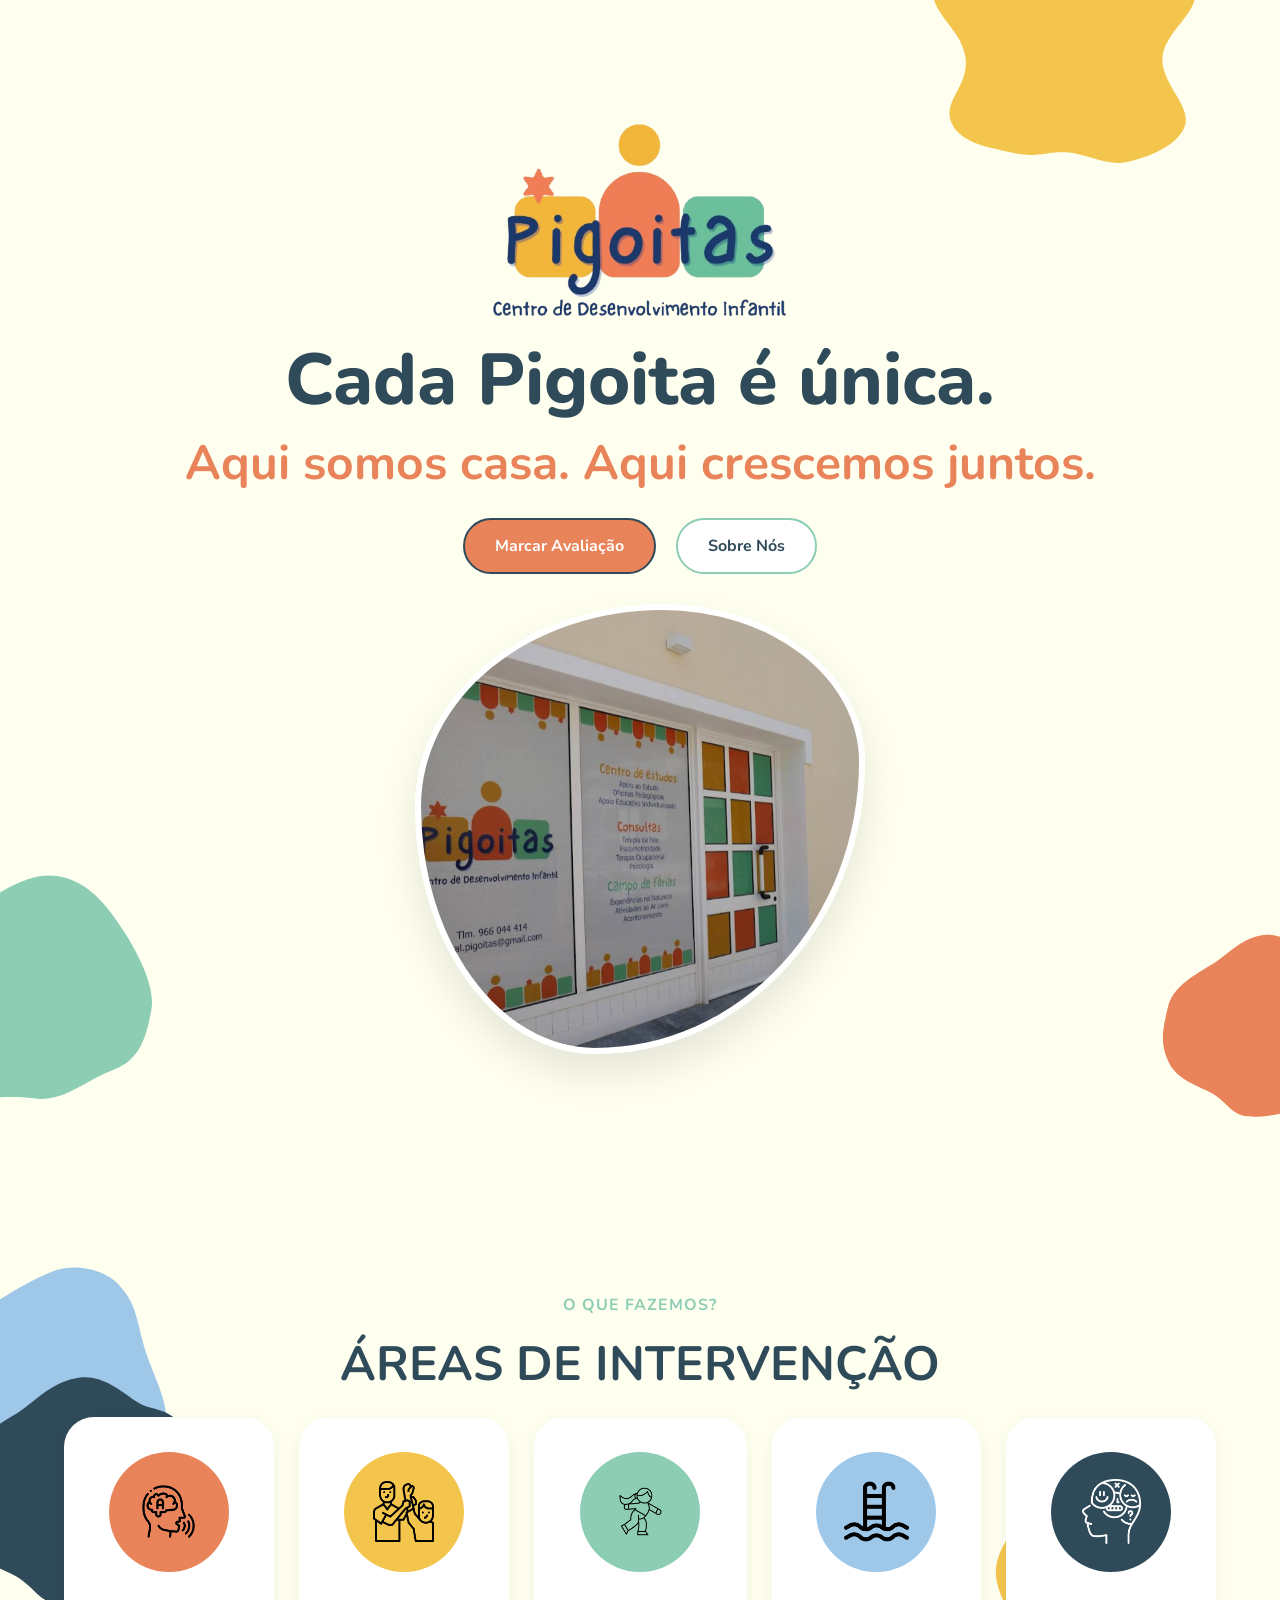
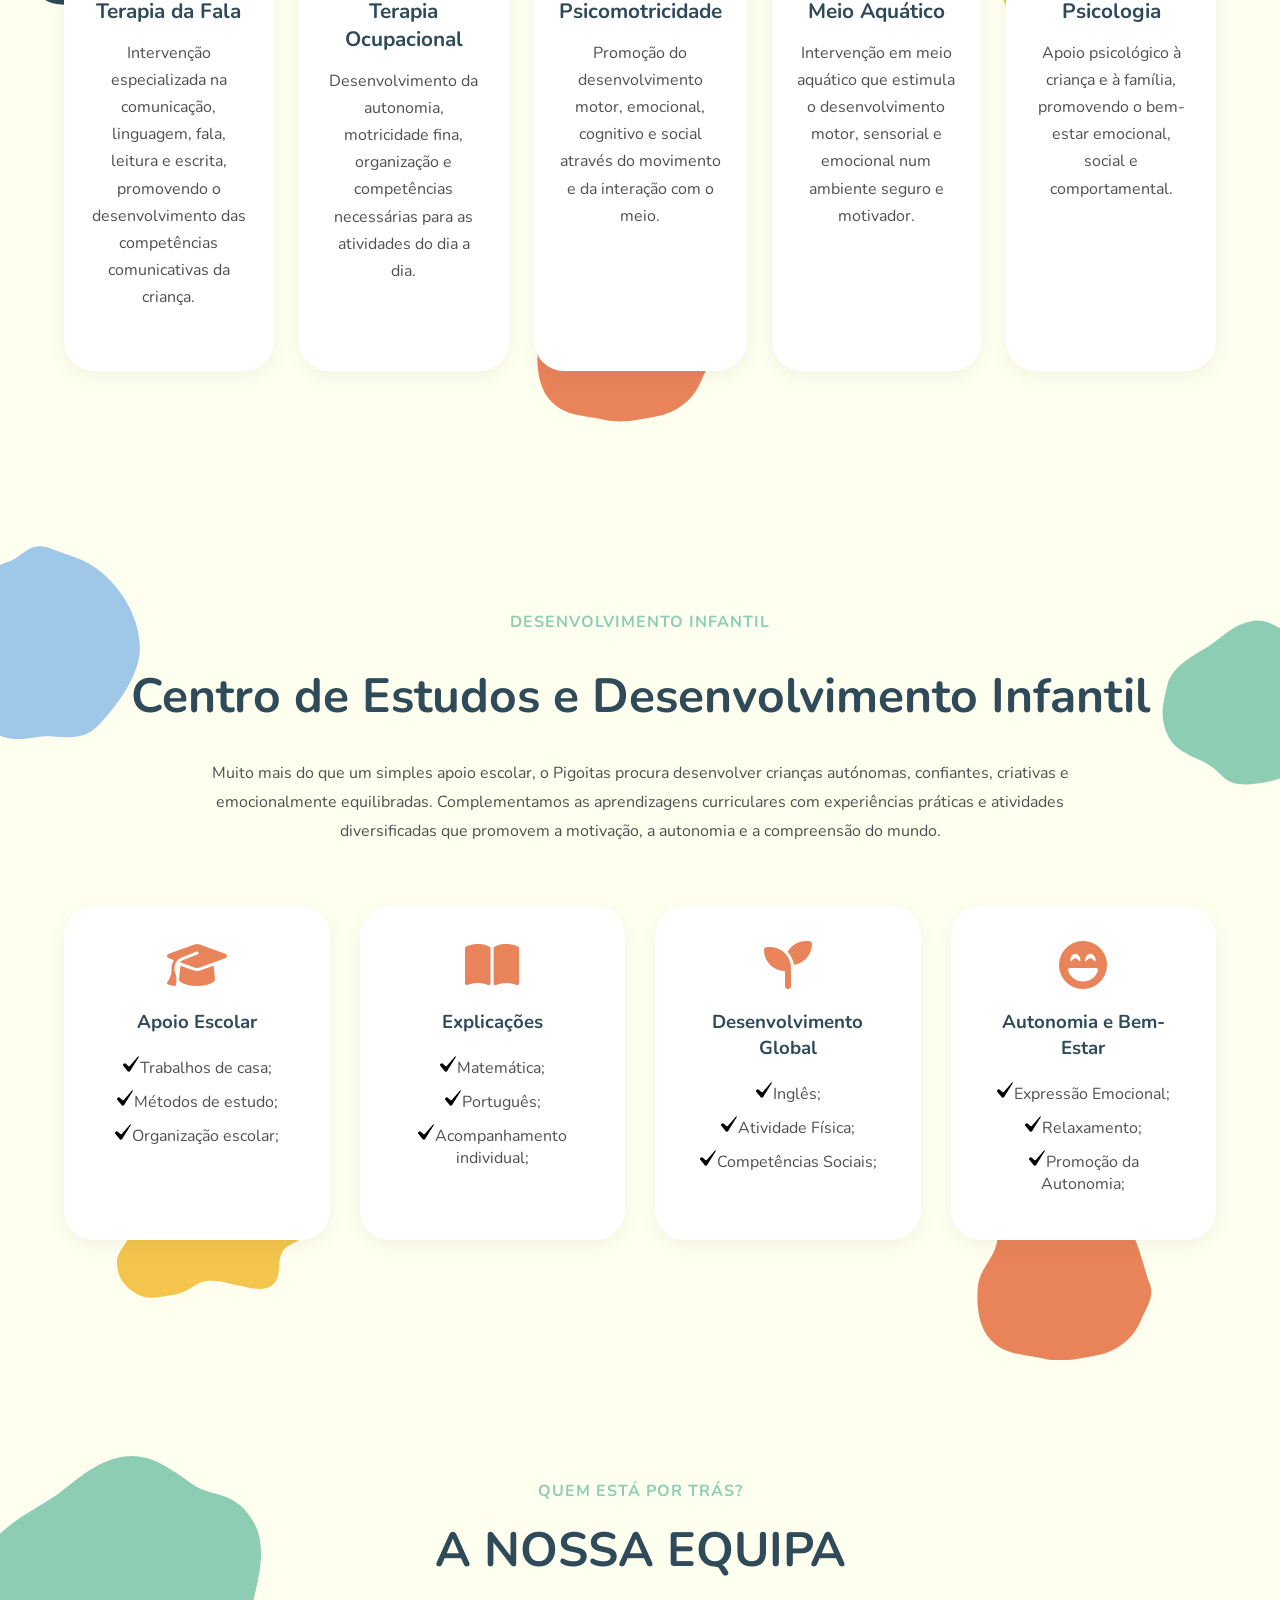
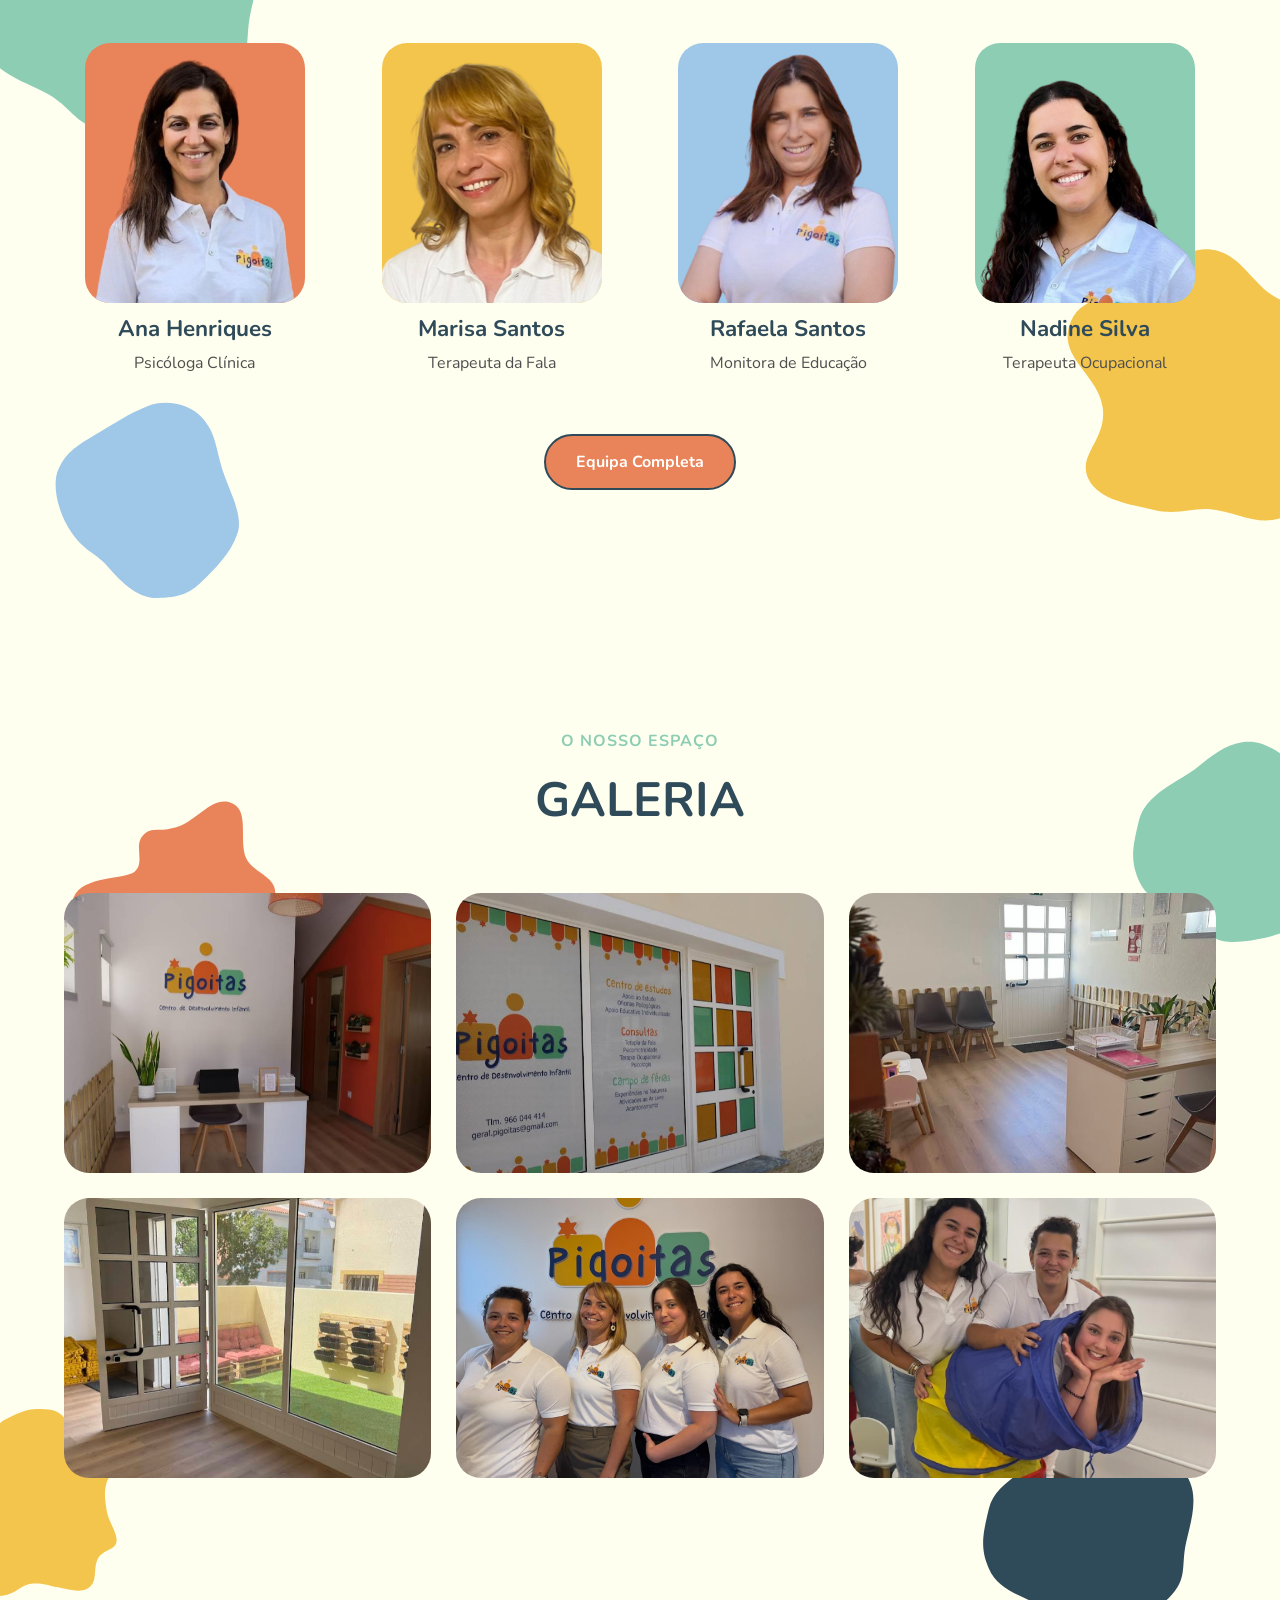
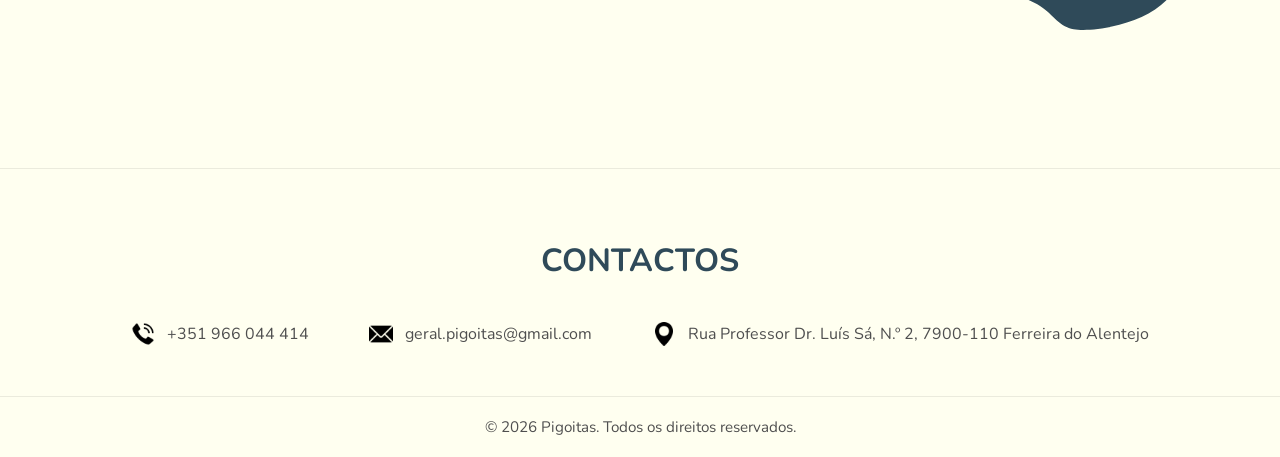
<file: index.html>
<!DOCTYPE html>
<html lang="pt">

<head>
    <meta charset="UTF-8">
    <meta name="viewport" content="width=device-width, initial-scale=1.0">
    <title>Pigoitas - Página Principal</title>
    <link rel="stylesheet" href="styles.css">
    <link rel="preconnect" href="https://fonts.googleapis.com">
    <link href="https://fonts.googleapis.com/css2?family=Nunito:wght@400;600;700;800&display=swap" rel="stylesheet">
    <link rel="stylesheet" href="https://cdnjs.cloudflare.com/ajax/libs/font-awesome/6.5.0/css/all.min.css">
</head>

<body>

    <!-- ////////////////////////////////////////////////////////////////////////////////////////////////////////////////// -->
    <!-- ////////////////////////////////////////////////////////////////////////////////////////////////////////////////// -->

    <section class="hero">

        <!-- ============================================================================== -->
        <!-- SVGs DECORATIVOS -->
        <img src="assets/Manchas/yellow1.svg" class="hero-shape hero-svg-1" alt="">
        <img src="assets/Manchas/orange1.svg" class="hero-shape hero-svg-2" alt="">
        <img src="assets/Manchas/green1.svg" class="hero-shape hero-svg-3" alt="">


        <div class="container">

            <img src="assets/pigoitas_logo.png" alt="Pigoitas" class="logo">

            <h1>Cada Pigoita é única.</h1>

            <h2>Aqui somos casa. Aqui crescemos juntos.</h2>

            <div class="hero-buttons">

                <a href="avaliacao.html" class="btn btn-primary">
                    Marcar Avaliação
                </a>

                <a href="sobrenos.html" class="btn btn-secondary">
                    Sobre Nós
                </a>

            </div>

            <div class="image-blob">
                <img src="assets/Fotos/pigoitas_entrada2.png" alt="">
            </div>

        </div>

    </section>

    <!-- ////////////////////////////////////////////////////////////////////////////////////////////////////////////////// -->
    <!-- ////////////////////////////////////////////////////////////////////////////////////////////////////////////////// -->

    <section class="services">

        <!-- ============================================================================== -->
        <!-- SVGs DECORATIVOS -->
        <img src="assets/Manchas/skyblue1.svg" class="services-shape services-svg-1" alt="">
        <img src="assets/Manchas/darkblue3.svg" class="services-shape services-svg-2" alt="">
        <img src="assets/Manchas/yellow2.svg" class="services-shape services-svg-3" alt="">
        <img src="assets/Manchas/orange2.svg" class="services-shape services-svg-4" alt="">


        <div class="container">

            <span class="section-tag">O QUE FAZEMOS?</span>

            <h2>ÁREAS DE INTERVENÇÃO</h2>

            <div class="services-grid">

                <!-- ============================================================================== -->
                <!-- Serviço - Terapia da Fala -->
                <article class="services-card">

                    <div class="icon-circle orange">
                        <img src="assets/Icones/Terapia_Fala.png" alt="Terapia da Fala">
                    </div>

                    <h3>Terapia da Fala</h3>

                    <p>
                        Intervenção especializada na comunicação, linguagem, fala, leitura e escrita,
                        promovendo o desenvolvimento das competências comunicativas da criança.
                    </p>

                </article>


                <!-- ============================================================================== -->
                <!-- Serviço - Terapia Ocupacional -->
                <article class="services-card">

                    <div class="icon-circle yellow">
                        <img src="assets/Icones/Terapia_Ocupacional.png" alt="Terapia Ocupacional">
                    </div>

                    <h3>Terapia Ocupacional</h3>

                    <p>
                        Desenvolvimento da autonomia, motricidade fina, organização
                        e competências necessárias para as atividades do dia a dia.
                    </p>

                </article>


                <!-- ============================================================================== -->
                <!-- Serviço - Psicomotricidade -->
                <article class="services-card">

                    <div class="icon-circle green">
                        <img src="assets/Icones/Psicomotricidade.png" alt="Psicomotricidade">
                    </div>

                    <h3>Psicomotricidade</h3>

                    <p>
                        Promoção do desenvolvimento motor, emocional,
                        cognitivo e social através do movimento e da interação com o meio.
                    </p>

                </article>


                <!-- ============================================================================== -->
                <!-- Serviço - Meio Aquático -->
                <article class="services-card">

                    <div class="icon-circle blue">
                        <img src="assets/Icones/Psicomotricidade_MeioAquático.png" alt="Meio Aquático">
                    </div>

                    <h3>Meio Aquático</h3>

                    <p>
                        Intervenção em meio aquático que estimula o desenvolvimento motor,
                        sensorial e emocional num ambiente seguro e motivador.
                    </p>

                </article>


                <!-- ============================================================================== -->
                <!-- Serviço - Psicologia -->
                <article class="services-card">

                    <div class="icon-circle darkblue">
                        <img src="assets/Icones/Psicologia.png" alt="Psicologia">
                    </div>

                    <h3>Psicologia</h3>

                    <p>
                        Apoio psicológico à criança e à família, promovendo
                        o bem-estar emocional, social e comportamental.
                    </p>

                </article>

            </div>

        </div>

    </section>

    <!-- ////////////////////////////////////////////////////////////////////////////////////////////////////////////////// -->
    <!-- ////////////////////////////////////////////////////////////////////////////////////////////////////////////////// -->

    <section class="study-center">

        <!-- ============================================================================== -->
        <!-- SVGs DECORATIVOS -->
        <img src="assets/Manchas/skyblue2.svg" class="study-shape study-svg-1" alt="">
        <img src="assets/Manchas/green3.svg" class="study-shape study-svg-2" alt="">
        <img src="assets/Manchas/yellow3.svg" class="study-shape study-svg-3" alt="">
        <img src="assets/Manchas/orange2.svg" class="study-shape study-svg-4" alt="">


        <div class="container">

            <span class="section-tag">DESENVOLVIMENTO INFANTIL</span>

            <h2>Centro de Estudos e Desenvolvimento Infantil</h2>

            <!-- ============================================================================== -->
            <!-- INTRODUÇÃO -->
            <p class="study-intro">
                Muito mais do que um simples apoio escolar, o Pigoitas procura desenvolver crianças
                autónomas, confiantes, criativas e emocionalmente equilibradas.

                Complementamos as aprendizagens curriculares com experiências práticas e atividades
                diversificadas que promovem a motivação, a autonomia e a compreensão do mundo.
            </p>


            <div class="study-grid">

                <!-- ============================================================================== -->
                <!-- 1º CARD - APOIO ESCOLAR -->
                <div class="study-card">

                    <i class="fa-solid fa-graduation-cap"></i>

                    <h3>Apoio Escolar</h3>

                    <ul>
                        <li><img src="assets/Icones/check.png" alt="">Trabalhos de casa;</li>
                        <li><img src="assets/Icones/check.png" alt="">Métodos de estudo;</li>
                        <li><img src="assets/Icones/check.png" alt="">Organização escolar;</li>
                    </ul>

                </div>

                <!-- ============================================================================== -->
                <!-- 2º CARD - EXPLICAÇÕES ESCOLARES -->
                <div class="study-card">

                    <i class="fa-solid fa-book-open"></i>

                    <h3>Explicações</h3>

                    <ul>
                        <li><img src="assets/Icones/check.png" alt="">Matemática;</li>
                        <li><img src="assets/Icones/check.png" alt="">Português;</li>
                        <li><img src="assets/Icones/check.png" alt="">Acompanhamento individual;</li>
                    </ul>

                </div>

                <!-- ============================================================================== -->
                <!-- 3º CARD - DESENVOLVIMENTO AO NÍVEL GLOBAL -->
                <div class="study-card">

                    <i class="fa-solid fa-seedling"></i>

                    <h3>Desenvolvimento Global</h3>

                    <ul>
                        <li><img src="assets/Icones/check.png" alt="">Inglês;</li>
                        <li><img src="assets/Icones/check.png" alt="">Atividade Física;</li>
                        <li><img src="assets/Icones/check.png" alt="">Competências Sociais;</li>
                    </ul>

                </div>

                <!-- ============================================================================== -->
                <!-- 4º CARD - AUTONOMIA & BEM-ESTAR -->
                <div class="study-card">

                    <i class="fa-solid fa-face-laugh-beam"></i>

                    <h3>Autonomia e Bem-Estar</h3>

                    <ul>
                        <li><img src="assets/Icones/check.png" alt="">Expressão Emocional;</li>
                        <li><img src="assets/Icones/check.png" alt="">Relaxamento;</li>
                        <li><img src="assets/Icones/check.png" alt="">Promoção da Autonomia;</li>
                    </ul>

                </div>

            </div>

        </div>

    </section>

    <!-- ////////////////////////////////////////////////////////////////////////////////////////////////////////////////// -->
    <!-- ////////////////////////////////////////////////////////////////////////////////////////////////////////////////// -->

    <section class="team">

        <!-- SVGs DECORATIVOS -->
        <img src="assets/Manchas/skyblue1.svg" class="team-shape team-svg-1" alt="">
        <img src="assets/Manchas/green3.svg" class="team-shape team-svg-2" alt="">
        <img src="assets/Manchas/yellow1.svg" class="team-shape team-svg-3" alt="">

        <div class="container">

            <span class="section-tag">QUEM ESTÁ POR TRÁS?</span>

            <h2>A NOSSA EQUIPA</h2>

            <!-- ============================================================================== -->
            <!-- FUNCIONÁRIOS DO PIGOITAS -->
            <div class="employees-grid">

                <!-- ============================================================================== -->
                <!-- ANA HENRIQUES - PSICÓLOGA CLÍNICA -->
                <article class="employee-card">

                    <div class="employee-photo orange-box">
                        <img src="assets/Equipa/AnaHenriques_SemBG.png" class="persons" alt="Ana Henriques">
                    </div>

                    <h3>Ana Henriques</h3>
                    <span>Psicóloga Clínica</span>

                </article>

                <!-- ============================================================================== -->
                <!-- MARISA SANTOS - TERAPEUTA DA FALA -->
                <article class="employee-card">

                    <div class="employee-photo yellow-box">
                        <img src="assets/Equipa/Marisa_SemBG.png" class="persons" alt="Marisa Santos">
                    </div>

                    <h3>Marisa Santos</h3>
                    <span>Terapeuta da Fala</span>

                </article>

                <!-- ============================================================================== -->
                <!-- RAFAELA SANTOS - MONITORA DE EDUCAÇÃO -->
                <article class="employee-card">

                    <div class="employee-photo blue-box">
                        <img src="assets/Equipa/RafaelaSantos_SemBG.png" class="persons" alt="Rafaela Santos">
                    </div>

                    <h3>Rafaela Santos</h3>
                    <span>Monitora de Educação</span>

                </article>

                <!-- ============================================================================== -->
                <!-- NADINE SILVA - TERAPEUTA OCUPACIONAL -->
                <article class="employee-card">

                    <div class="employee-photo green-box">
                        <img src="assets/Equipa/NadineSilva_SemBG.png" class="persons" alt="Nadine Silva">
                    </div>

                    <h3>Nadine Silva</h3>
                    <span>Terapeuta Ocupacional</span>

                </article>

            </div>

            <a href="equipa.html" class="btn btn-primary">
                Equipa Completa
            </a>

        </div>

    </section>

    <!-- ////////////////////////////////////////////////////////////////////////////////////////////////////////////////// -->
    <!-- ////////////////////////////////////////////////////////////////////////////////////////////////////////////////// -->

    <section class="gallery">

        <!-- SVGs DECORATIVOS -->
        <img src="assets/Manchas/green3.svg" class="gallery-shape gallery-svg-1" alt="">
        <img src="assets/Manchas/yellow3.svg" class="gallery-shape gallery-svg-2" alt="">
        <img src="assets/Manchas/orange4.svg" class="gallery-shape gallery-svg-3" alt="">
        <img src="assets/Manchas/darkblue3.svg" class="gallery-shape gallery-svg-4" alt="">

        <div class="container">

            <span class="section-tag">O NOSSO ESPAÇO</span>

            <h2>GALERIA</h2>

            <div class="gallery-grid">
                <img src="assets/Fotos/pigoitas_entrada.png" alt="">
                <img src="assets/Fotos/pigoitas_entrada2.png" alt="">
                <img src="assets/Fotos/pigoitas_entrada3.png" alt="">
                <img src="assets/Fotos/pigoitas_4.png" alt="">
                <img src="assets/Fotos/team1.jpeg" alt="">
                <img src="assets/Fotos/team2.jpeg" alt="">
            </div>

        </div>

    </section>

    <!-- ////////////////////////////////////////////////////////////////////////////////////////////////////////////////// -->
    <!-- ////////////////////////////////////////////////////////////////////////////////////////////////////////////////// -->

    <footer class="footer">

        <div class="container">

            <h3>CONTACTOS</h3>

            <div class="footer-contacts">

                <div class="footer-item">
                    <img src="assets/Icones/phone.png" alt="Telefone">
                    <span>+351 966 044 414</span>
                </div>

                <div class="footer-item">
                    <img src="assets/Icones/email.png" alt="Email">
                    <span>geral.pigoitas@gmail.com</span>
                </div>

                <div class="footer-item">
                    <img src="assets/Icones/location.png" alt="Localização">
                    <span>Rua Professor Dr. Luís Sá, N.º 2, 7900-110 Ferreira do Alentejo</span>
                </div>

            </div>

        </div>

        <div class="footer-bottom">

            <p>
                © 2026 Pigoitas. Todos os direitos reservados.
            </p>

        </div>

    </footer>

</body>

</html>
</file>
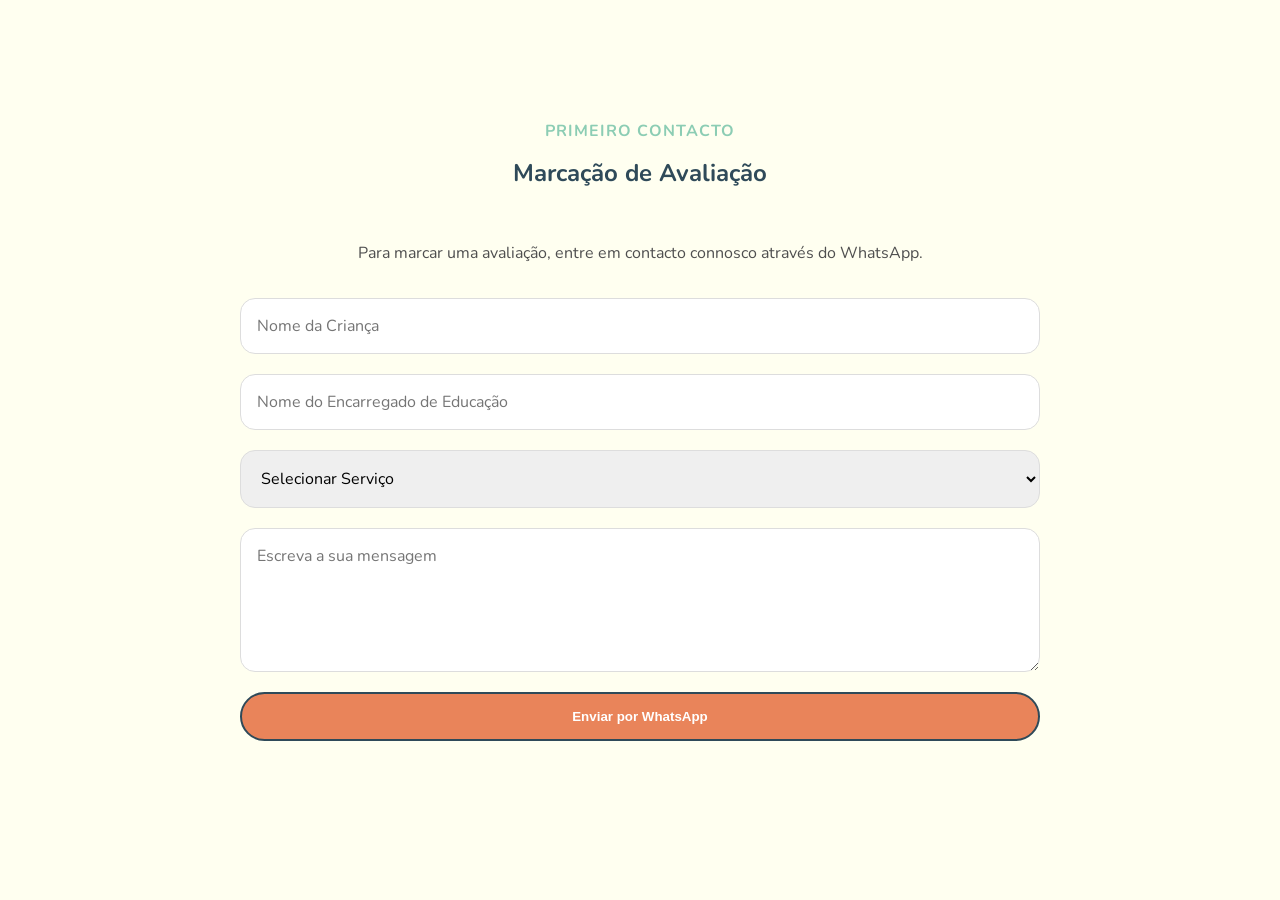
<file: avaliacao.html>
<!DOCTYPE html>
<html lang="pt">

<head>
    <meta charset="UTF-8">
    <meta name="viewport" content="width=device-width, initial-scale=1.0">
    <title>Pigoitas - Marcar Avaliação</title>
    <link rel="stylesheet" href="styles.css">
    <link rel="preconnect" href="https://fonts.googleapis.com">
    <link href="https://fonts.googleapis.com/css2?family=Nunito:wght@400;600;700;800&display=swap" rel="stylesheet">
</head>

<body>

    <!-- ////////////////////////////////////////////////////////////////////////////////////////////////////////////////// -->
    <!-- ////////////////////////////////////////////////////////////////////////////////////////////////////////////////// -->

    <section class="evaluation">

        <div class="container">

            <span class="section-tag">PRIMEIRO CONTACTO</span>

            <h1>Marcação de Avaliação</h1>

            <p>
                Para marcar uma avaliação, entre em contacto
                connosco através do WhatsApp.
            </p>

            <form id="whatsappForm">

                <input type="text" id="childName" placeholder="Nome da Criança" required>
                <input type="text" id="parentName" placeholder="Nome do Encarregado de Educação" required>

                <select id="area">

                    <option value="">Selecionar Serviço</option>

                    <option>Terapia da Fala</option>
                    <option>Terapia Ocupacional</option>
                    <option>Psicomotricidade</option>
                    <option>Psicomotricidade Aquática</option>
                    <option>Psicologia</option>

                </select>

                <textarea id="mensagem" rows="5" placeholder="Escreva a sua mensagem"></textarea>

                <button type="submit" class="btn btn-primary">
                    Enviar por WhatsApp
                </button>

            </form>

        </div>

    </section>

    <script src="script.js"></script>

</body>

</html>
</file>
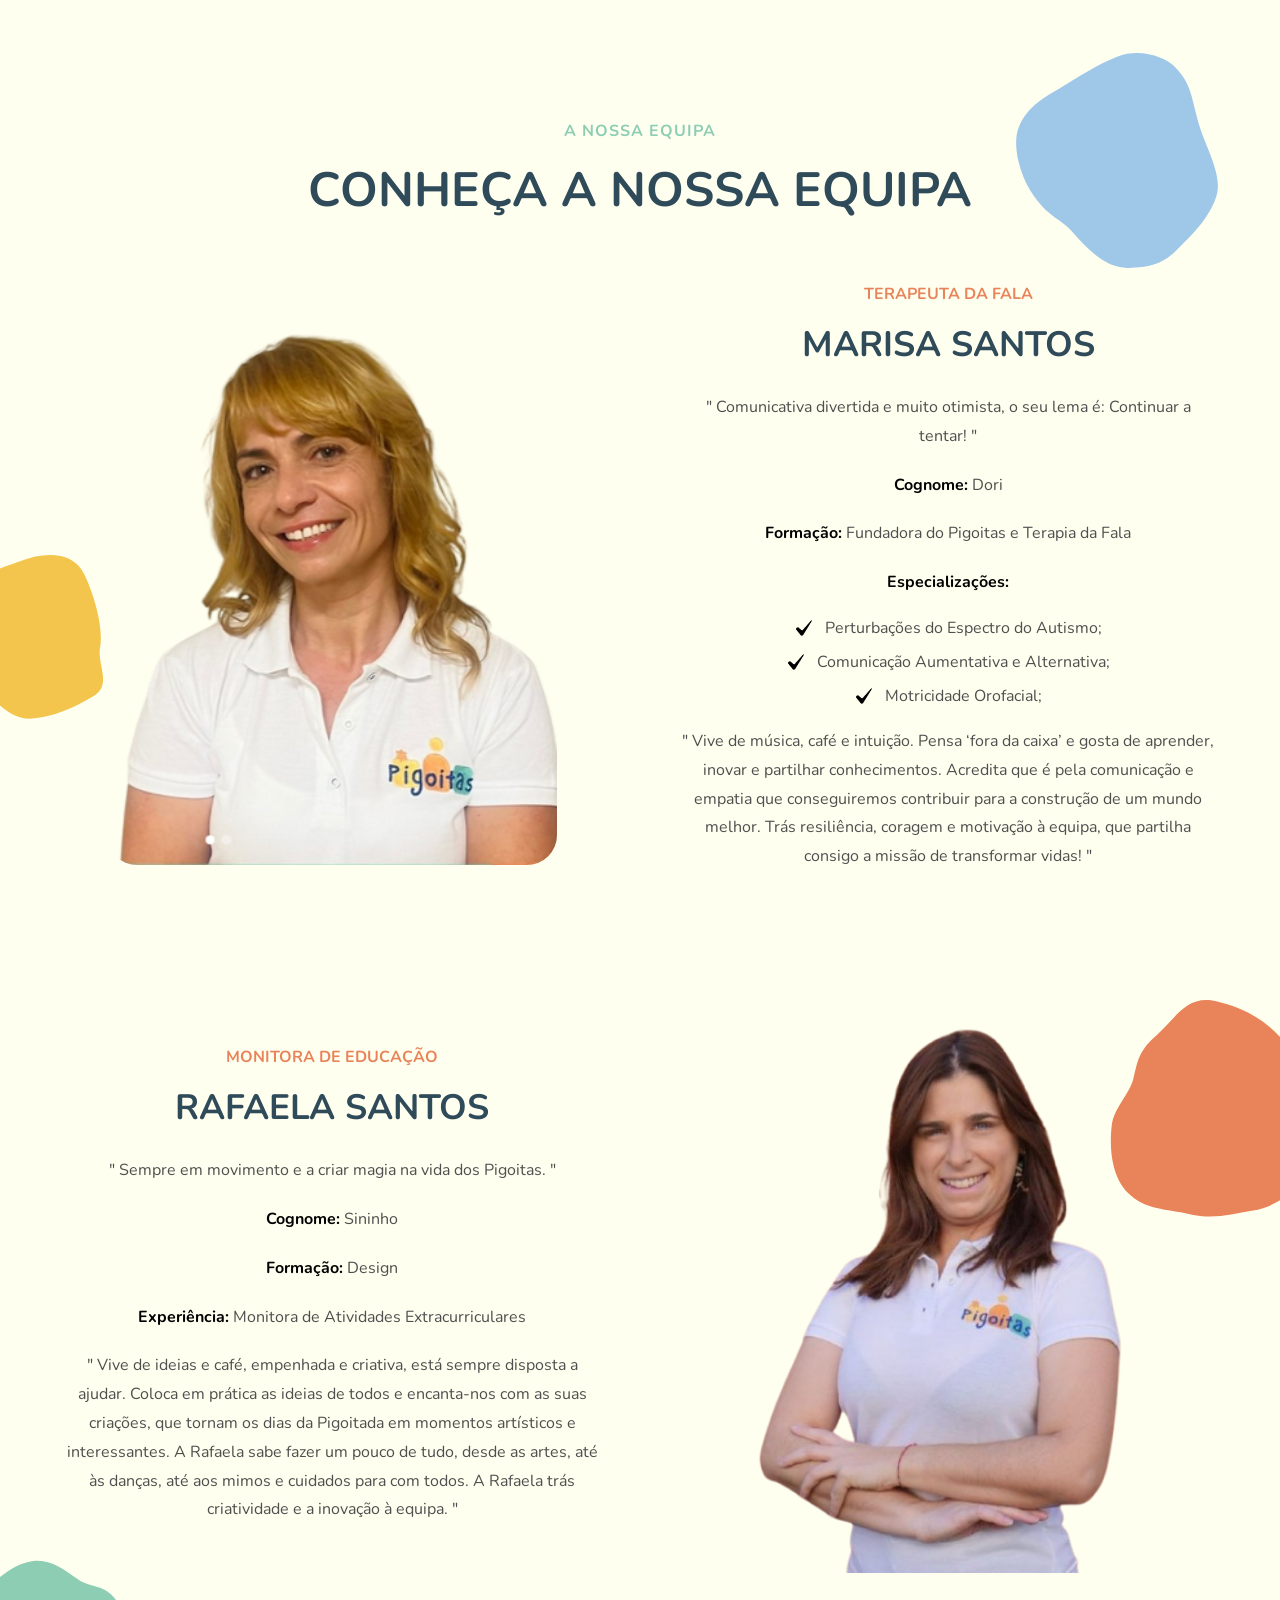
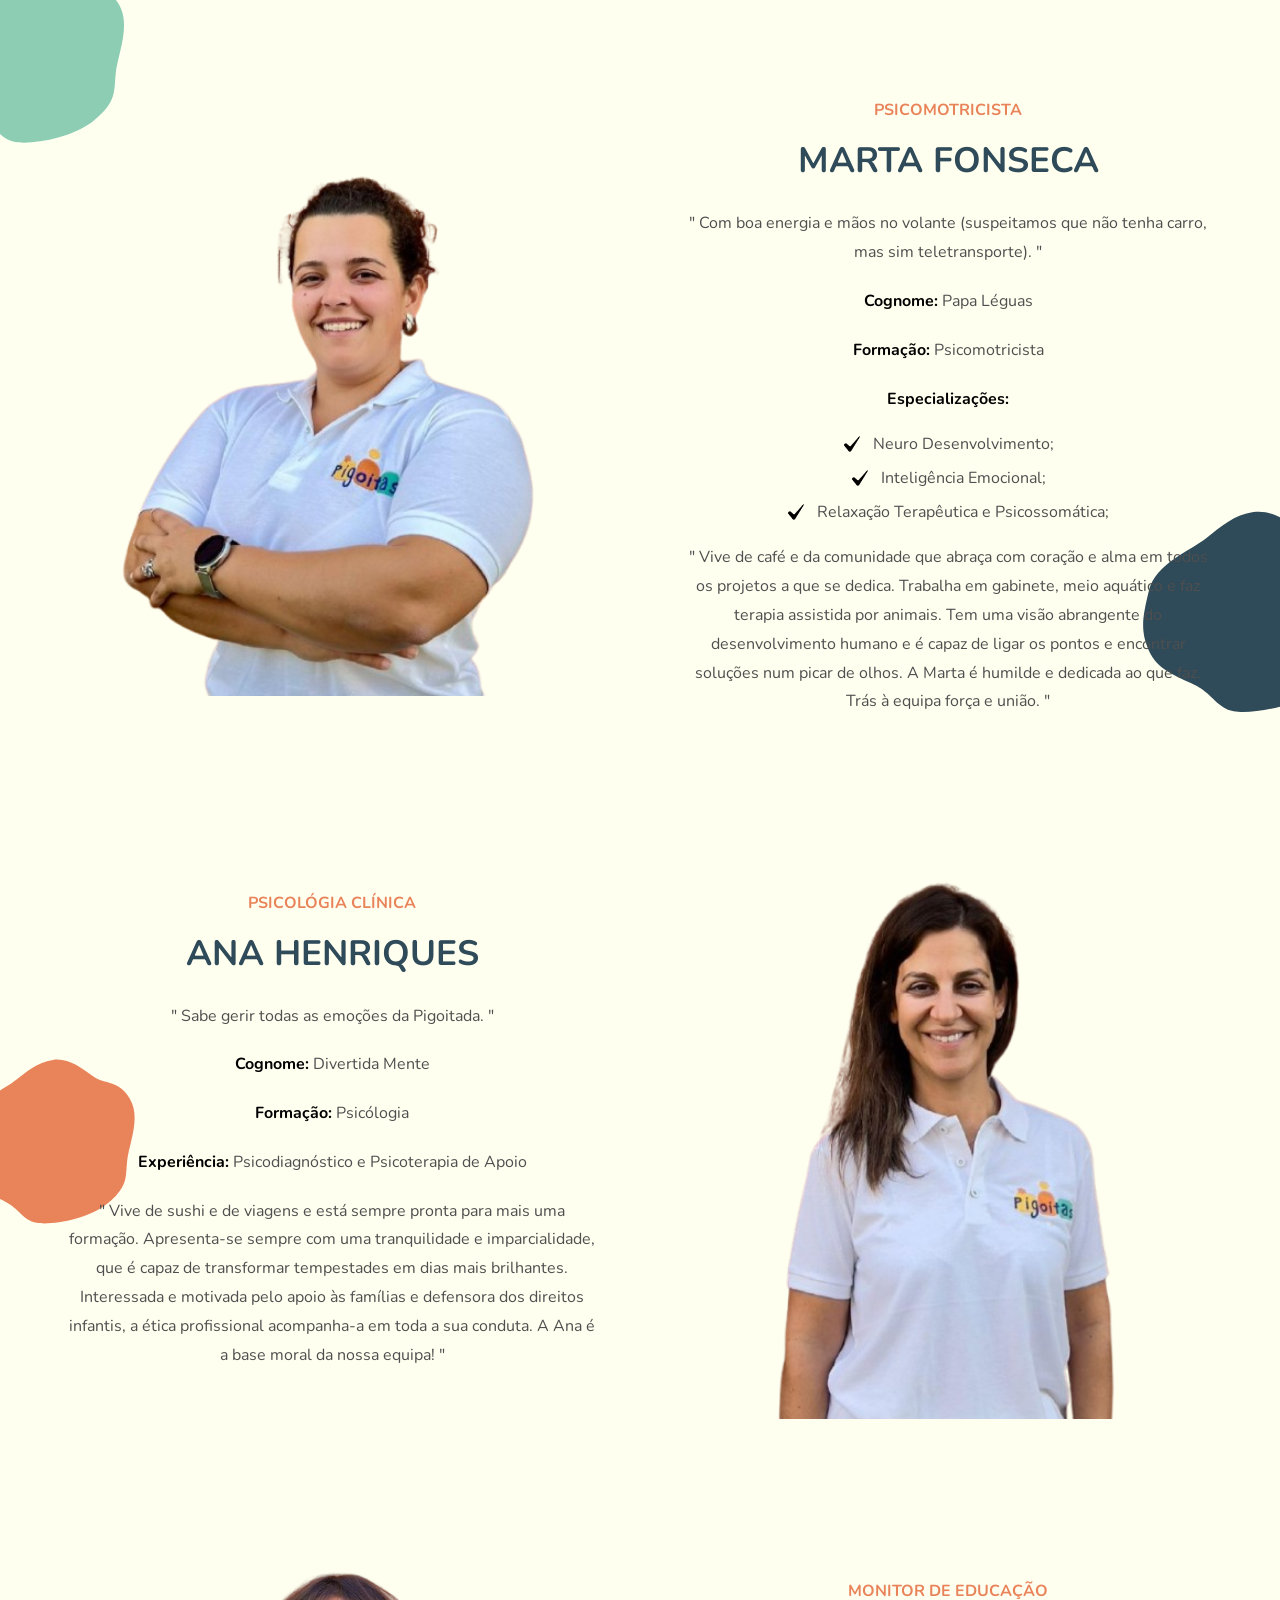
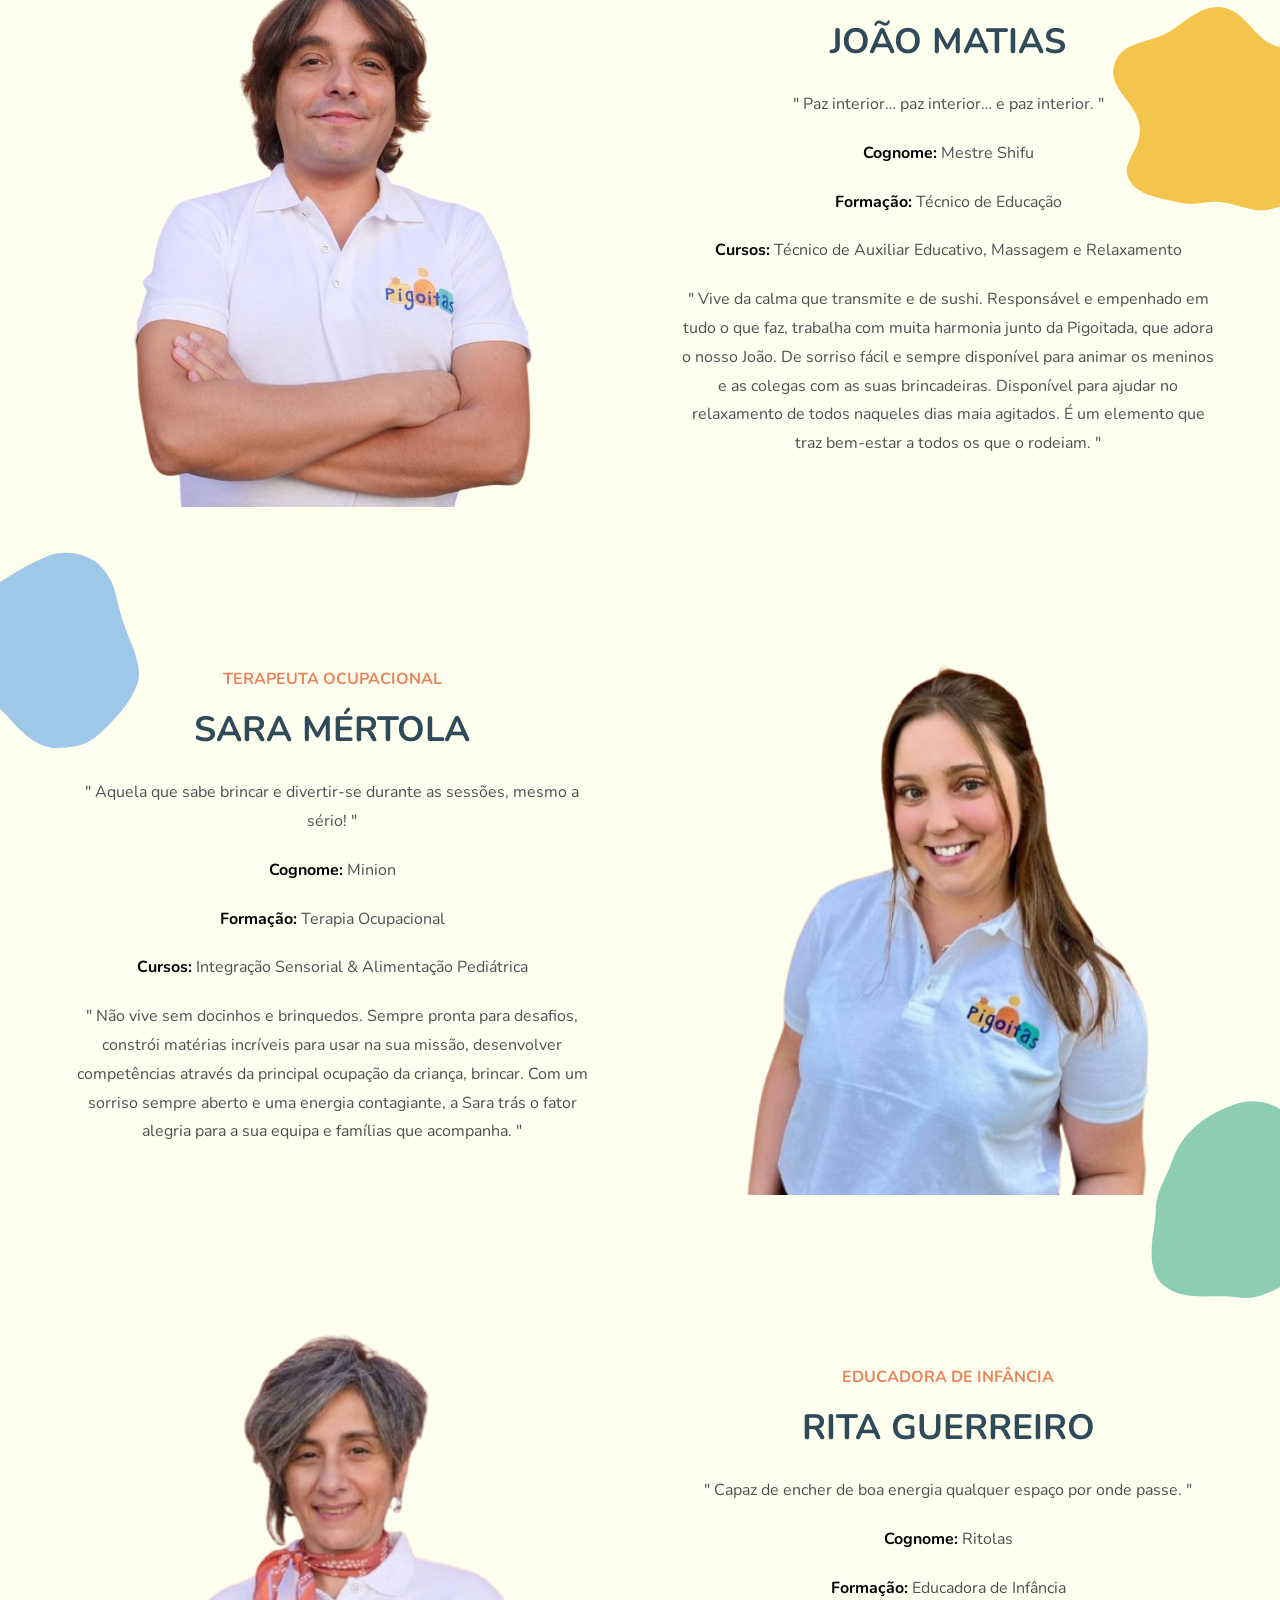
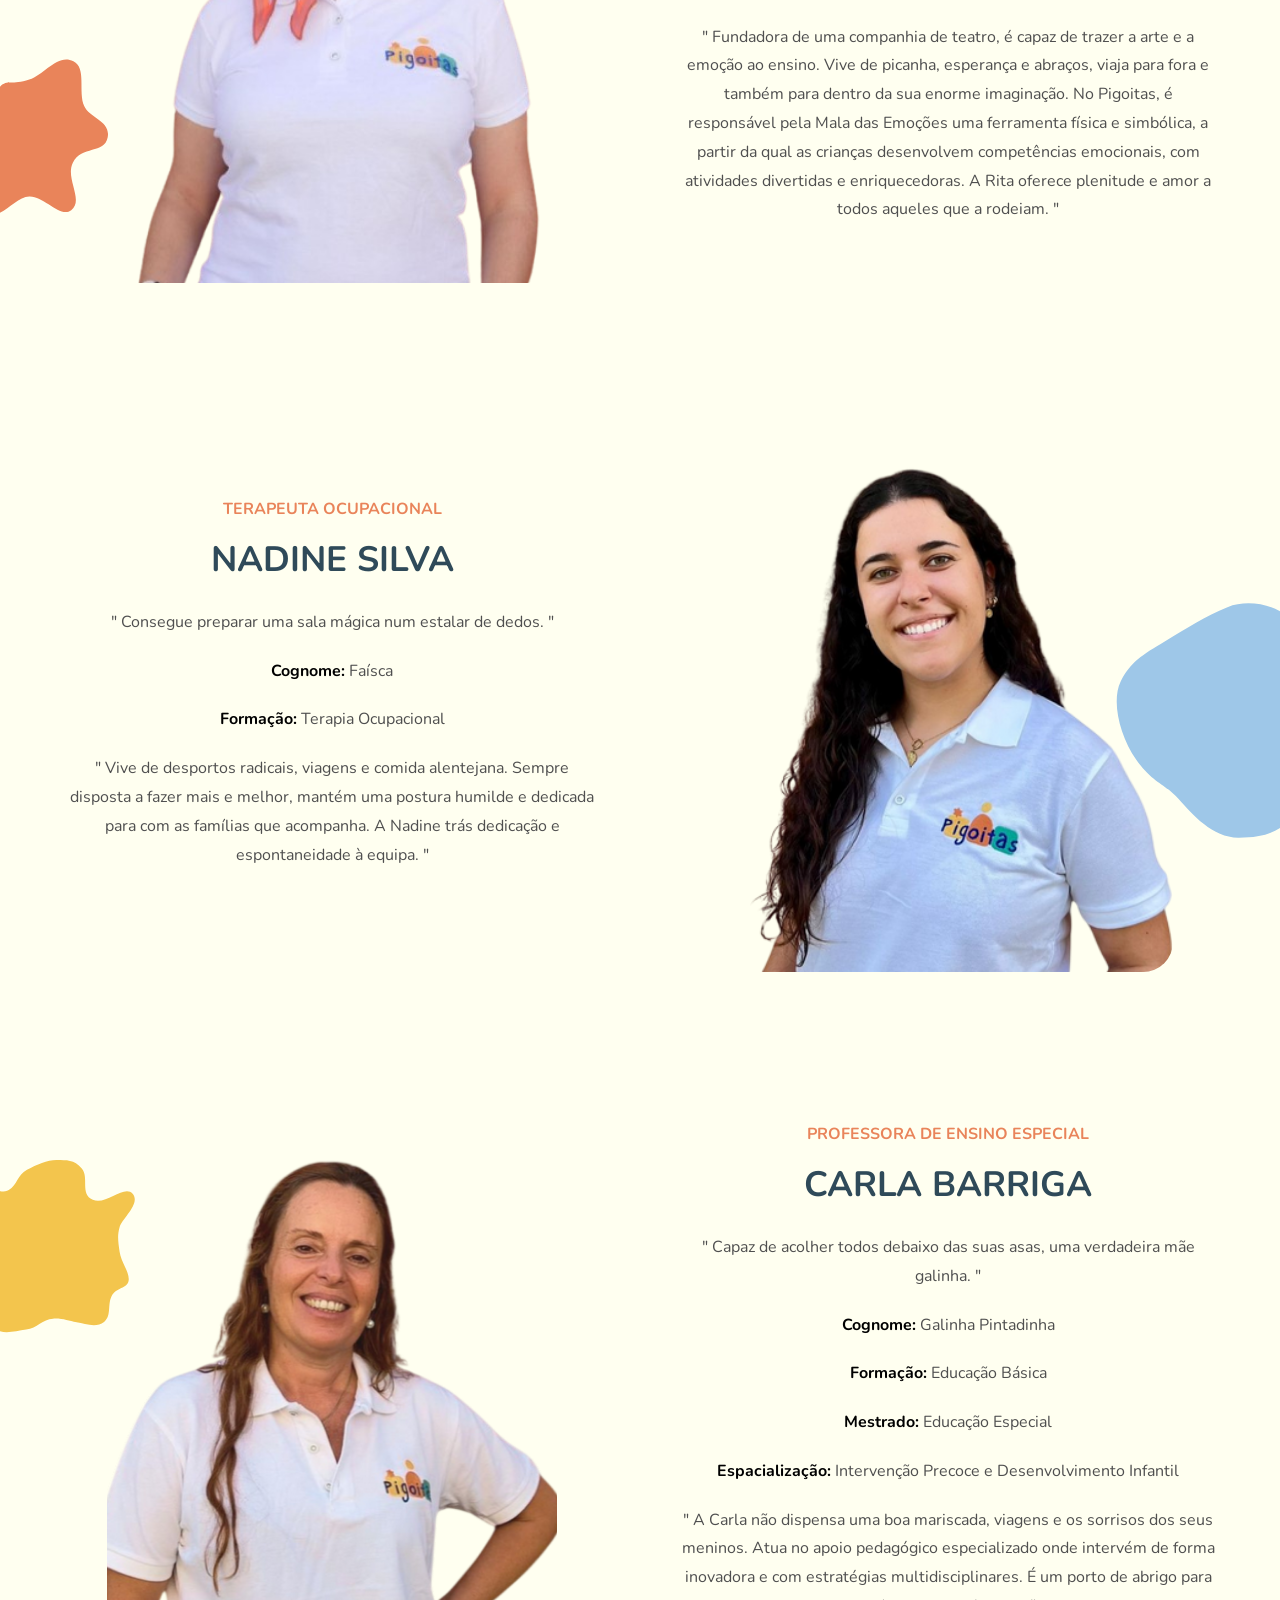
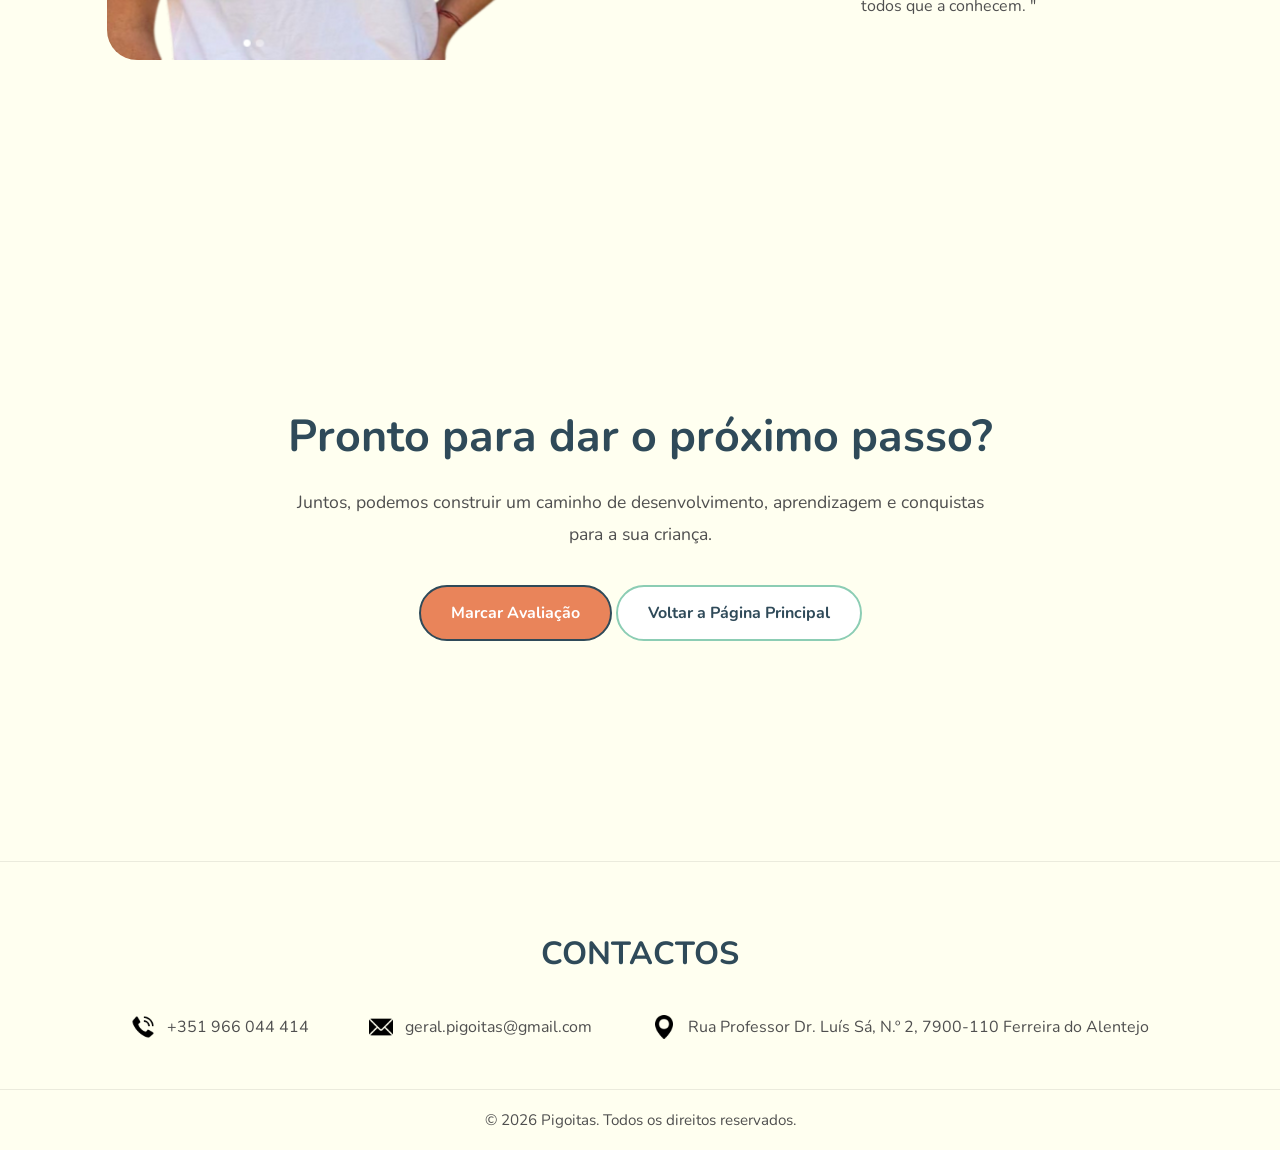
<file: equipa.html>
<!DOCTYPE html>
<html lang="pt">

<head>
    <meta charset="UTF-8">
    <meta name="viewport" content="width=device-width, initial-scale=1.0">
    <title>Pigoitas - Equipa</title>
    <link rel="stylesheet" href="styles.css">
    <link rel="preconnect" href="https://fonts.googleapis.com">
    <link href="https://fonts.googleapis.com/css2?family=Nunito:wght@400;600;700;800&display=swap" rel="stylesheet">
</head>

<body>

    <!-- ////////////////////////////////////////////////////////////////////////////////////////////////////////////////// -->
    <!-- ////////////////////////////////////////////////////////////////////////////////////////////////////////////////// -->

    <section class="member-page">

        <!-- ============================================================================== -->
        <!-- SVGs DECORATIVOS -->
        <img src="assets/Manchas/skyblue1.svg" class="member-shape member-svg-1" alt="">
        <img src="assets/Manchas/yellow2.svg" class="member-shape member-svg-2" alt="">
        <img src="assets/Manchas/orange2.svg" class="member-shape member-svg-3" alt="">
        <img src="assets/Manchas/green3.svg" class="member-shape member-svg-4" alt="">
        <img src="assets/Manchas/darkblue3.svg" class="member-shape member-svg-5" alt="">
        <img src="assets/Manchas/orange1.svg" class="member-shape member-svg-6" alt="">
        <img src="assets/Manchas/yellow1.svg" class="member-shape member-svg-7" alt="">
        <img src="assets/Manchas/skyblue3.svg" class="member-shape member-svg-8" alt="">
        <img src="assets/Manchas/green1.svg" class="member-shape member-svg-9" alt="">
        <img src="assets/Manchas/orange4.svg" class="member-shape member-svg-10" alt="">
        <img src="assets/Manchas/skyblue3.svg" class="member-shape member-svg-11" alt="">
        <img src="assets/Manchas/yellow3.svg" class="member-shape member-svg-12" alt="">


        <div class="container">

            <span class="section-tag">A NOSSA EQUIPA</span>

            <h1>CONHEÇA A NOSSA EQUIPA</h1>

            <!-- ============================================================================== -->
            <!-- MARISA SANTOS - TERAPEUTA DA FALA -->
            <div class="member-employee">

                <div class="member-photo">
                    <img src="assets/Equipa/Marisa_SemBG.png" alt="Marisa Santos">
                </div>

                <div class="member-info">

                    <span class="member-role">
                        Terapeuta da Fala
                    </span>

                    <h2>MARISA SANTOS</h2>

                    <p>" Comunicativa divertida e muito otimista, o seu lema é: Continuar a tentar! "</p>
                    <p><strong>Cognome:</strong> Dori</p>
                    <p><strong>Formação:</strong> Fundadora do Pigoitas e Terapia da Fala</p>

                    <p><strong>Especializações:</strong></p>

                        <ul class="member-specialties">
                            <li><img src="assets/Icones/check.png" alt="">Perturbações do Espectro do Autismo;</li>
                            <li><img src="assets/Icones/check.png" alt="">Comunicação Aumentativa e Alternativa;</li>
                            <li><img src="assets/Icones/check.png" alt="">Motricidade Orofacial;</li>
                        </ul>

                    <p>
                        " Vive de música, café e intuição. Pensa ‘fora da caixa’ e gosta de aprender, inovar e partilhar
                        conhecimentos. Acredita que é pela comunicação e empatia que conseguiremos contribuir para a
                        construção de um mundo melhor.
                        Trás resiliência, coragem e motivação à equipa, que partilha consigo a missão de transformar
                        vidas! "
                    </p>

                </div>

            </div>

            <!-- ============================================================================== -->
            <!-- RAFAELA SANTOS - MONITORA DE EDUCAÇÃO -->
            <div class="member-employee reverse">

                <div class="member-photo">
                    <img src="assets/Equipa/RafaelaSantos_SemBG.png" alt="Rafaela Santos">
                </div>

                <div class="member-info">

                    <span class="member-role">
                        Monitora de Educação
                    </span>

                    <h2>RAFAELA SANTOS</h2>

                    <p>" Sempre em movimento e a criar magia na vida dos Pigoitas. "</p>
                    <p><strong>Cognome:</strong> Sininho</p>
                    <p><strong>Formação:</strong> Design</p>
                    <p><strong>Experiência:</strong> Monitora de Atividades Extracurriculares</p>

                    <p>
                        " Vive de ideias e café, empenhada e criativa, está sempre disposta a ajudar.
                        Coloca em prática as ideias de todos e encanta-nos com as suas criações, que tornam os dias da
                        Pigoitada em momentos artísticos e interessantes.
                        A Rafaela sabe fazer um pouco de tudo, desde as artes, até às danças, até aos mimos e cuidados
                        para com todos.
                        A Rafaela trás criatividade e a inovação à equipa. "
                    </p>

                </div>

            </div>

            <!-- ============================================================================== -->
            <!-- MARTA FONSECA - PSICOMOTRICISTA -->
            <div class="member-employee">

                <div class="member-photo">
                    <img src="assets/Equipa/MartaFonseca_SemBG.png" alt="Marta Fonseca">
                </div>

                <div class="member-info">

                    <span class="member-role">
                        PSICOMOTRICISTA
                    </span>

                    <h2>MARTA FONSECA</h2>

                    <p>" Com boa energia e mãos no volante (suspeitamos que não tenha carro, mas sim teletransporte). "</p>
                    <p><strong>Cognome:</strong> Papa Léguas</p>
                    <p><strong>Formação:</strong> Psicomotricista</p>

                    <p><strong>Especializações:</strong></p>

                        <ul class="member-specialties">
                            <li><img src="assets/Icones/check.png" alt="">Neuro Desenvolvimento;</li>
                            <li><img src="assets/Icones/check.png" alt="">Inteligência Emocional;</li>
                            <li><img src="assets/Icones/check.png" alt="">Relaxação Terapêutica e Psicossomática;</li>
                        </ul>

                    <p>
                        " Vive de café e da comunidade que abraça com coração e alma em todos os projetos a que se
                        dedica. Trabalha em gabinete, meio aquático e faz terapia assistida por animais.
                        Tem uma visão abrangente do desenvolvimento humano e é capaz de ligar os pontos e encontrar
                        soluções num picar de olhos.
                        A Marta é humilde e dedicada ao que faz. Trás à equipa força e união. "
                    </p>

                </div>

            </div>

            <!-- ============================================================================== -->
            <!-- ANA HENRIQUES - PSICOLÓGIA CLÍNICA -->
            <div class="member-employee reverse">

                <div class="member-photo">
                    <img src="assets/Equipa/AnaHenriques_SemBG.png" alt="Ana Henriques">
                </div>

                <div class="member-info">

                    <span class="member-role">
                        PSICOLÓGIA CLÍNICA
                    </span>

                    <h2>ANA HENRIQUES</h2>

                    <p>" Sabe gerir todas as emoções da Pigoitada. "</p>
                    <p><strong>Cognome:</strong> Divertida Mente</p>
                    <p><strong>Formação:</strong> Psicólogia</p>
                    <p><strong>Experiência:</strong> Psicodiagnóstico e Psicoterapia de Apoio</p>

                    <p>
                        " Vive de sushi e de viagens e está sempre pronta para mais uma formação.
                        Apresenta-se sempre com uma tranquilidade e imparcialidade, que é capaz de transformar
                        tempestades em dias mais brilhantes. Interessada e motivada pelo apoio às famílias e defensora
                        dos direitos infantis, a ética profissional acompanha-a em toda a sua conduta.
                        A Ana é a base moral da nossa equipa! "
                    </p>

                </div>

            </div>

            <!-- ============================================================================== -->
            <!-- JOÃO MATIAS - MONITOR DE EDUCAÇÃO -->
            <div class="member-employee">

                <div class="member-photo">
                    <img src="assets/Equipa/JoaoMatias_SemBG.png" alt="João Matias">
                </div>

                <div class="member-info">

                    <span class="member-role">
                        MONITOR DE EDUCAÇÃO
                    </span>

                    <h2>JOÃO MATIAS</h2>

                    <p>" Paz interior… paz interior… e paz interior. "</p>
                    <p><strong>Cognome:</strong> Mestre Shifu</p>
                    <p><strong>Formação:</strong> Técnico de Educação</p>
                    <p><strong>Cursos:</strong> Técnico de Auxiliar Educativo, Massagem e Relaxamento</p>

                    <p>
                        " Vive da calma que transmite e de sushi. Responsável e empenhado em tudo o que faz, trabalha
                        com
                        muita harmonia junto da Pigoitada, que adora o nosso João. De sorriso fácil e sempre disponível
                        para animar os meninos e as colegas com as suas brincadeiras.
                        Disponível para ajudar no relaxamento de todos naqueles dias maia agitados. É um elemento que
                        traz bem-estar a todos os que o rodeiam. "
                    </p>

                </div>

            </div>

            <!-- ============================================================================== -->
            <!-- SARA MÉRTOLA - TERAPIA OCUPACIONAL -->
            <div class="member-employee reverse">

                <div class="member-photo">
                    <img src="assets/Equipa/SaraMertola_SemBG.png" alt="Sara Mértola">
                </div>

                <div class="member-info">

                    <span class="member-role">
                        TERAPEUTA OCUPACIONAL
                    </span>

                    <h2>SARA MÉRTOLA</h2>

                    <p>" Aquela que sabe brincar e divertir-se durante as sessões, mesmo a sério! "</p>
                    <p><strong>Cognome:</strong> Minion</p>
                    <p><strong>Formação:</strong> Terapia Ocupacional</p>
                    <p><strong>Cursos:</strong> Integração Sensorial & Alimentação Pediátrica</p>

                    <p>
                        " Não vive sem docinhos e brinquedos. Sempre pronta para desafios, constrói matérias incríveis
                        para usar na sua missão, desenvolver competências através da principal ocupação da criança,
                        brincar.
                        Com um sorriso sempre aberto e uma energia contagiante, a Sara trás o fator alegria para a sua
                        equipa e famílias que acompanha. "
                    </p>

                </div>

            </div>

            <!-- ============================================================================== -->
            <!-- RITA GUERREIRO - EDUCADORA DE INFÂNCIA -->
            <div class="member-employee">

                <div class="member-photo">
                    <img src="assets/Equipa/RitaGuerreiro_SemBG.png" alt="Rita Guerreiro">
                </div>

                <div class="member-info">

                    <span class="member-role">
                        EDUCADORA DE INFÂNCIA
                    </span>

                    <h2>RITA GUERREIRO</h2>

                    <p>" Capaz de encher de boa energia qualquer espaço por onde passe. "</p>
                    <p><strong>Cognome:</strong> Ritolas</p>
                    <p><strong>Formação:</strong> Educadora de Infância</p>

                    <p>
                        " Fundadora de uma companhia de teatro, é capaz de trazer a arte e a emoção ao ensino. Vive de
                        picanha, esperança e abraços, viaja para fora e também para dentro da sua enorme imaginação.
                        No Pigoitas, é responsável pela Mala das Emoções uma ferramenta física e simbólica, a partir da
                        qual as crianças desenvolvem competências emocionais, com atividades divertidas e
                        enriquecedoras.
                        A Rita oferece plenitude e amor a todos aqueles que a rodeiam. "
                    </p>

                </div>

            </div>

            <!-- ============================================================================== -->
            <!-- NADINE SILVA - TERAPEUTA OCUPACIONAL -->
            <div class="member-employee reverse">

                <div class="member-photo">
                    <img src="assets/Equipa/NadineSilva_SemBG.png" alt="Nadine Silva">
                </div>

                <div class="member-info">

                    <span class="member-role">
                        TERAPEUTA OCUPACIONAL
                    </span>

                    <h2>NADINE SILVA</h2>

                    <p>" Consegue preparar uma sala mágica num estalar de dedos. "</p>
                    <p><strong>Cognome:</strong> Faísca</p>
                    <p><strong>Formação:</strong> Terapia Ocupacional</p>

                    <p>
                        " Vive de desportos radicais, viagens e comida alentejana. Sempre disposta a fazer mais e
                        melhor,
                        mantém uma postura humilde e dedicada para com as famílias que acompanha.
                        A Nadine trás dedicação e espontaneidade à equipa. "
                    </p>

                </div>

            </div>

            <!-- ============================================================================== -->
            <!-- CARLA BARRIGA - PROFESSORA DE ENSINO ESPECIAL -->
            <div class="member-employee">

                <div class="member-photo">
                    <img src="assets/Equipa/CarlaBarriga_SemBG.png" alt="Carla Barriga">
                </div>

                <div class="member-info">

                    <span class="member-role">
                        PROFESSORA DE ENSINO ESPECIAL
                    </span>

                    <h2>CARLA BARRIGA</h2>

                    <p>" Capaz de acolher todos debaixo das suas asas, uma verdadeira mãe galinha. "</p>
                    <p><strong>Cognome:</strong> Galinha Pintadinha</p>
                    <p><strong>Formação:</strong> Educação Básica</p>
                    <p><strong>Mestrado:</strong> Educação Especial</p>
                    <p><strong>Espacialização:</strong> Intervenção Precoce e Desenvolvimento Infantil</p>

                    <p>
                        " A Carla não dispensa uma boa mariscada, viagens e os sorrisos dos seus meninos.
                        Atua no apoio pedagógico especializado onde intervém de forma inovadora e com estratégias
                        multidisciplinares. É um porto de abrigo para todos que a conhecem. "
                    </p>

                </div>

            </div>

        </div>

    </section>

    <!-- ////////////////////////////////////////////////////////////////////////////////////////////////////////////////// -->
    <!-- ////////////////////////////////////////////////////////////////////////////////////////////////////////////////// -->

    <section class="team-cta">

        <div class="container">

            <h2>Pronto para dar o próximo passo?</h2>

            <p>
                Juntos, podemos construir um caminho de desenvolvimento, aprendizagem e conquistas para a sua criança.
            </p>

            <div class="cta-buttons">

                <a href="avaliacao.html" class="btn btn-primary">
                    Marcar Avaliação
                </a>

                <a href="index.html" class="btn btn-secondary">
                    Voltar a Página Principal
                </a>

            </div>

        </div>

    </section>

    <!-- ////////////////////////////////////////////////////////////////////////////////////////////////////////////////// -->
    <!-- ////////////////////////////////////////////////////////////////////////////////////////////////////////////////// -->

    <footer class="footer">

        <div class="container">

            <h3>CONTACTOS</h3>

            <div class="footer-contacts">

                <div class="footer-item">
                    <img src="assets/Icones/phone.png" alt="Telefone">
                    <span>+351 966 044 414</span>
                </div>

                <div class="footer-item">
                    <img src="assets/Icones/email.png" alt="Email">
                    <span>geral.pigoitas@gmail.com</span>
                </div>

                <div class="footer-item">
                    <img src="assets/Icones/location.png" alt="Localização">
                    <span>Rua Professor Dr. Luís Sá, N.º 2, 7900-110 Ferreira do Alentejo</span>
                </div>

            </div>

        </div>

        <div class="footer-bottom">

            <p>
                © 2026 Pigoitas. Todos os direitos reservados.
            </p>

        </div>

    </footer>

</body>

</html>
</file>
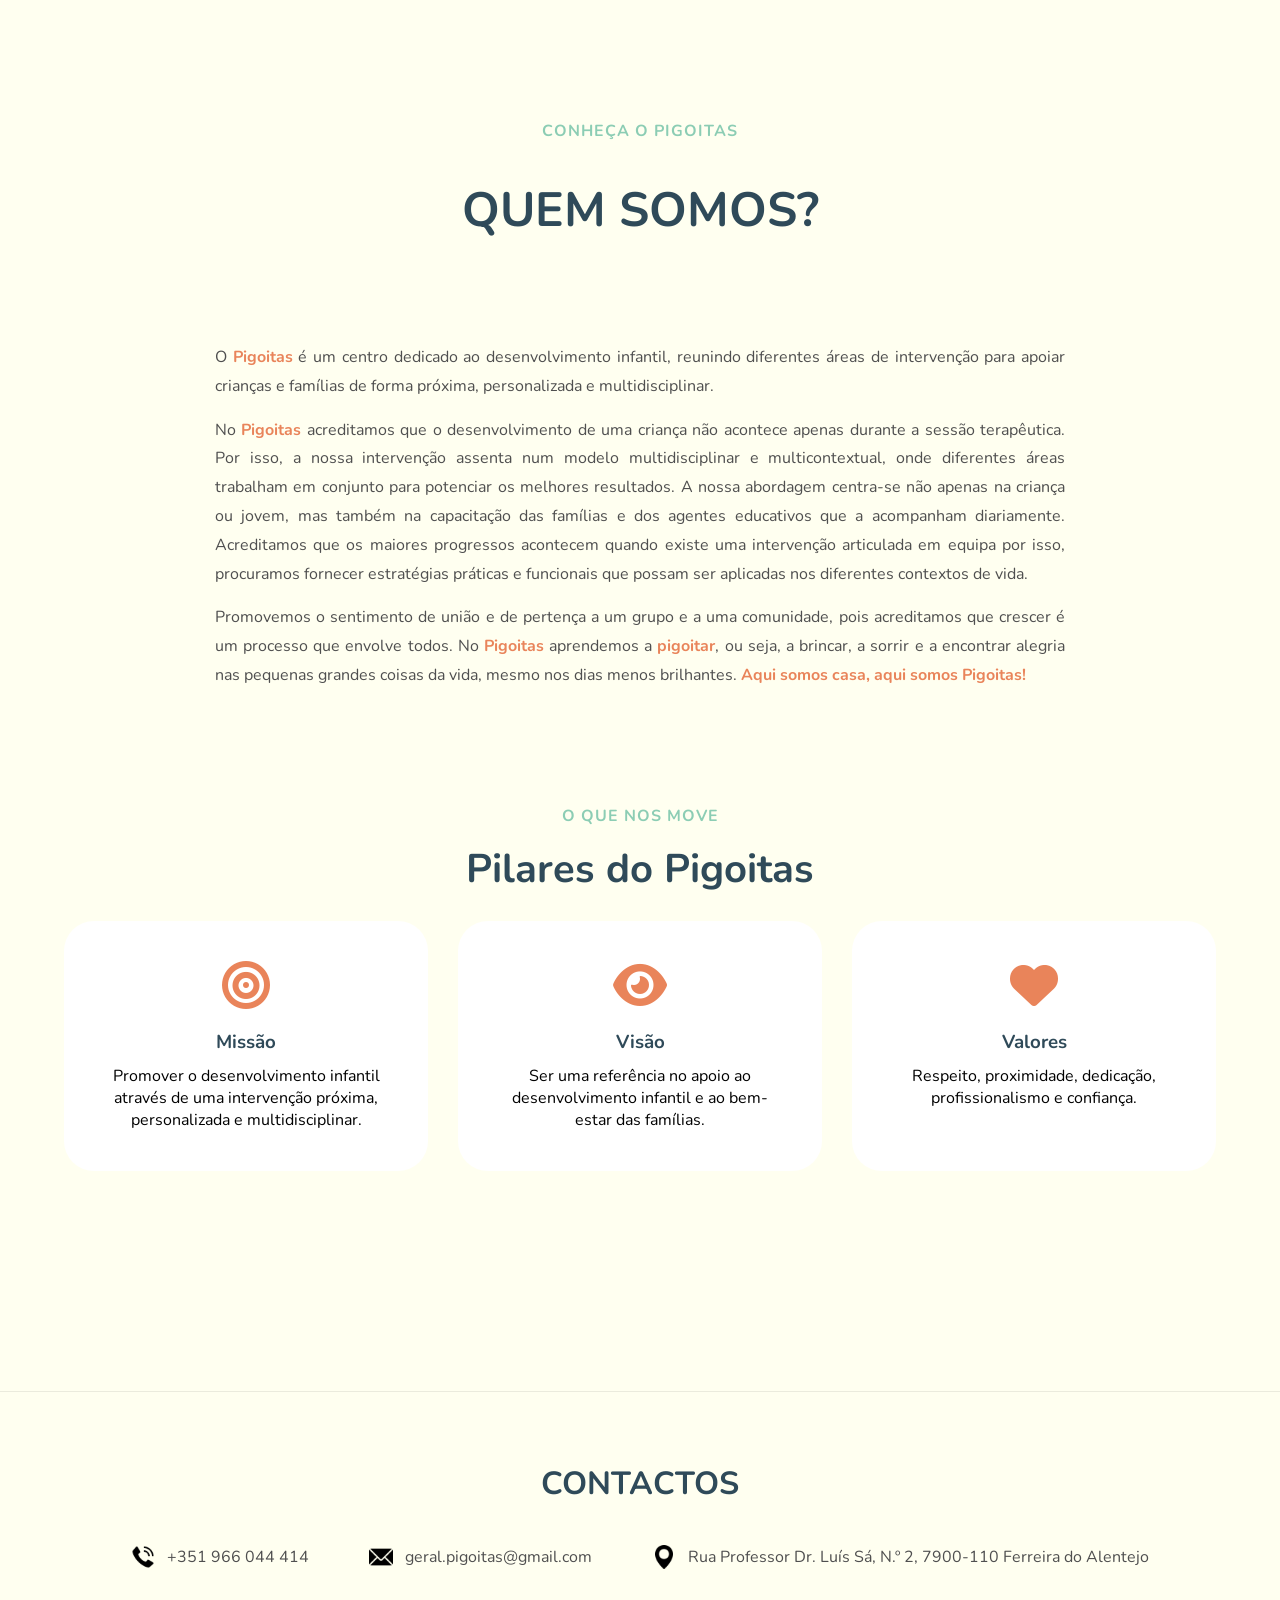
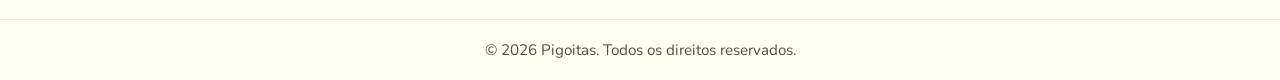
<file: sobrenos.html>
<!DOCTYPE html>
<html lang="pt">

<head>
    <meta charset="UTF-8">
    <meta name="viewport" content="width=device-width, initial-scale=1.0">
    <title>Pigoitas - Sobre Nós</title>
    <link rel="stylesheet" href="styles.css">
    <link rel="preconnect" href="https://fonts.googleapis.com">
    <link href="https://fonts.googleapis.com/css2?family=Nunito:wght@400;600;700;800&display=swap" rel="stylesheet">
    <link rel="stylesheet" href="https://cdnjs.cloudflare.com/ajax/libs/font-awesome/6.5.0/css/all.min.css">
</head>

<body>

    <!-- ////////////////////////////////////////////////////////////////////////////////////////////////////////////////// -->
    <!-- ////////////////////////////////////////////////////////////////////////////////////////////////////////////////// -->

    <section class="about-page">

        <div class="container">

            <span class="section-tag">CONHEÇA O PIGOITAS</span>

            <h1>QUEM SOMOS?</h1>

        </div>

    </section>

    <!-- ////////////////////////////////////////////////////////////////////////////////////////////////////////////////// -->
    <!-- ////////////////////////////////////////////////////////////////////////////////////////////////////////////////// -->

    <section class="about-introduction">

        <div class="container">

            <p>
                O <strong>Pigoitas</strong> é um centro dedicado ao desenvolvimento infantil,
                reunindo diferentes áreas de intervenção para apoiar crianças
                e famílias de forma próxima, personalizada e multidisciplinar.
            </p>

            <p>
                No <strong>Pigoitas</strong> acreditamos que o desenvolvimento de uma criança não acontece apenas
                durante a sessão
                terapêutica. Por isso, a nossa intervenção assenta num modelo multidisciplinar e multicontextual, onde
                diferentes áreas trabalham em conjunto para potenciar os melhores resultados.
                A nossa abordagem centra-se não apenas na criança ou jovem, mas também na capacitação das famílias e dos
                agentes educativos que a acompanham diariamente.

                Acreditamos que os maiores progressos acontecem quando existe uma intervenção articulada em equipa por
                isso, procuramos fornecer estratégias práticas e funcionais que possam ser aplicadas nos diferentes
                contextos de vida.
            </p>

            <p>
                Promovemos o sentimento de união e de pertença a um grupo e a uma comunidade, pois acreditamos que
                crescer é um processo que envolve todos.
                No <strong>Pigoitas</strong> aprendemos a <strong>pigoitar</strong>, ou seja, a brincar, a sorrir e a
                encontrar alegria nas pequenas
                grandes coisas da vida, mesmo nos dias menos brilhantes. <strong>Aqui somos casa, aqui somos
                    Pigoitas!</strong>
            </p>

        </div>

    </section>

    <!-- ////////////////////////////////////////////////////////////////////////////////////////////////////////////////// -->
    <!-- ////////////////////////////////////////////////////////////////////////////////////////////////////////////////// -->

    <section class="about-values">

        <div class="container">

            <span class="section-tag">O QUE NOS MOVE</span>

            <h2>Pilares do Pigoitas</h2>

            <div class="values-grid">

                <div class="value-card">

                    <i class="fa-solid fa-bullseye"></i>

                    <h3>Missão</h3>

                    <p>
                        Promover o desenvolvimento infantil através
                        de uma intervenção próxima, personalizada
                        e multidisciplinar.
                    </p>

                </div>

                <div class="value-card">

                    <i class="fa-solid fa-eye"></i>

                    <h3>Visão</h3>

                    <p>
                        Ser uma referência no apoio ao desenvolvimento
                        infantil e ao bem-estar das famílias.
                    </p>

                </div>

                <div class="value-card">

                    <i class="fa-solid fa-heart"></i>

                    <h3>Valores</h3>

                    <p>
                        Respeito, proximidade, dedicação,
                        profissionalismo e confiança.
                    </p>

                </div>

            </div>

        </div>

    </section>
    
    <!-- ////////////////////////////////////////////////////////////////////////////////////////////////////////////////// -->
    <!-- ////////////////////////////////////////////////////////////////////////////////////////////////////////////////// -->

    <footer class="footer">

        <div class="container">

            <h3>CONTACTOS</h3>

            <div class="footer-contacts">

                <div class="footer-item">
                    <img src="assets/Icones/phone.png" alt="Telefone">
                    <span>+351 966 044 414</span>
                </div>

                <div class="footer-item">
                    <img src="assets/Icones/email.png" alt="Email">
                    <span>geral.pigoitas@gmail.com</span>
                </div>

                <div class="footer-item">
                    <img src="assets/Icones/location.png" alt="Localização">
                    <span>Rua Professor Dr. Luís Sá, N.º 2, 7900-110 Ferreira do Alentejo</span>
                </div>

            </div>

        </div>

        <div class="footer-bottom">

            <p>
                © 2026 Pigoitas. Todos os direitos reservados.
            </p>

        </div>

    </footer>

</body>

</html>
</file>
<file: styles.css>
:root {
    --yellow: #F3C54D;
    --orange: #E9845A;
    --green: #8CCDB4;
    --darkblue: #2F4A59;
    --skyblue: #9EC7E8;
}

* {
    margin: 0;
    padding: 0;
    box-sizing: border-box;
}

html {
    scroll-behavior: smooth;
}

body {
    font-family: 'Nunito', serif;
    overflow-x: hidden;
    background: #FFFFF0;
}

/* CONTAINER */
.container {
    width: 90%;
    max-width: 1200px;
    margin: auto;
}

/* BOTÕES DO WEBSITE */
.btn {
    display: inline-block;
    padding: 15px 30px;
    border-radius: 50px;
    text-decoration: none;
    font-weight: 700;
    transition: .3s;
}

.btn-primary {
    border: 2px solid var(--darkblue);
    background: var(--orange);
    color: white;
}

.btn-secondary {
    border: 2px solid var(--green);
    color: var(--darkblue);
    background: white;
}

/* TAGS DE SECÇÃO */
.section-tag {
    display: inline-block;
    color: var(--green);
    font-weight: 700;
    text-transform: uppercase;
    letter-spacing: 1px;
    margin-bottom: 15px;
}


/* ============================================================================================================================= */
/* ============================================================================================================================= */

/* =========================
   HERO - PÁGINA PRINCIPAL
============================ */
.hero {
    position: relative;
    overflow: hidden;
    padding: 120px 0;
    text-align: center;
}

.hero .container {
    display: flex;
    flex-direction: column;
    align-items: center;
}

.logo {
    width: 300px;
    margin-bottom: 20px;
}

.hero h1 {
    color: var(--darkblue);
    font-size: 4.5rem;
    line-height: 1.1;
    margin-bottom: 15px;
    font-weight: 800;
}

.hero h2 {
    color: var(--orange);
    font-size: 3rem;
    line-height: 1.2;
    margin-bottom: 25px;
}

/* ---------------------------------------------------------------------- */
/* BOTÕES */
.hero-buttons {
    display: flex;
    gap: 20px;
    margin-bottom: 30px;
}

.btn:hover {
    transform: translateY(-5px);
}

/* ---------------------------------------------------------------------- */
/* IMAGEM PRINCIPAL */
.image-blob {
    width: 450px;
    height: 450px;
    border: 6px solid white;
    border-radius: 55% 45% 60% 40% / 45% 35% 65% 55%;
    overflow: hidden;
    position: relative;
    box-shadow: 0 20px 40px rgba(0, 0, 0, .10);
    transition: .4s;
}

.image-blob img {
    width: 100%;
    height: 100%;
    object-fit: cover;
}

.image-blob:hover {
    transform: translateY(-6px);
}

/* ---------------------------------------------------------------------- */
/* SVGs DECORATIVOS DA SECÇÃO - HERO */
.hero-shape {
    position: absolute;
    pointer-events: none;
    z-index: 0;
}

.hero-svg-1 {
    width: 300px;
    top: -100px;
    right: 5%;
}

.hero-svg-2 {
    width: 200px;
    bottom: 50px;
    right: -80px;
    z-index: -1;
}

.hero-svg-3 {
    width: 250px;
    bottom: 50px;
    left: -90px;
    z-index: -1;
}


/* ============================================================================================================================= */
/* ============================================================================================================================= */

/* ====================================================
   ÁREAS DE INTERVENÇÃO (SERVIÇOS) - PÁGINA PRINCIPAL
======================================================= */
.services {
    position: relative;
    overflow: hidden;
    padding: 120px 0;
    text-align: center;
}

.services .container {
    position: relative;
    z-index: 1;
}

.services h2 {
    font-size: 3rem;
    color: var(--darkblue);
    margin-bottom: 20px;
}

.services-subtitle {
    max-width: 600px;
    margin: 0 auto 70px;
    color: #4F4F4F;
    line-height: 1.8;
}

/* ---------------------------------------------------------------------- */
/* GRID */
.services-grid {
    display: grid;
    grid-template-columns: repeat(5, 1fr);
    gap: 25px;
}

/* ---------------------------------------------------------------------- */
/* CARTÕES */
.services-card {
    background: white;
    border-radius: 30px;
    padding: 35px 25px;
    box-shadow: 0 5px 20px rgba(0, 0, 0, .05);
    transition: .3s;
}

.services-card:hover {
    transform: translateY(-10px);
}

.services-card h3 {
    color: var(--darkblue);
    margin-bottom: 15px;
    font-size: 1.3rem;
}

.services-card p {
    color: #4F4F4F;
    line-height: 1.7;
    margin-bottom: 25px;
}

.services-card a {
    text-decoration: none;
    font-size: 1.8rem;
    color: var(--darkblue);
    font-weight: bold;
}

/* ---------------------------------------------------------------------- */
/* CÍRCULO DO ÍCONE */
.icon-circle {
    width: 120px;
    height: 120px;
    margin: 0 auto 25px;
    display: flex;
    justify-content: center;
    align-items: center;
    border-radius: 50%;
}

.icon-circle img {
    width: 65px;
    height: 65px;
    object-fit: contain;
}

/* ---------------------------------------------------------------------- */
/* CORES DOS CÍRCULOS */
.orange {
    background: var(--orange);
}

.yellow {
    background: var(--yellow);
}

.green {
    background: var(--green);
}

.darkblue {
    background: var(--darkblue);
}

.blue {
    background: var(--skyblue);
}

.darkblue img {
    filter: brightness(0) invert(1);
}


/* ---------------------------------------------------------------------- */
/* SVGs DECORATIVOS DA SECÇÃO - SERVIÇOS */
.services-shape {
    position: absolute;
    pointer-events: none;
    z-index: 0;
}

.services-svg-1 {
    width: 250px;
    top: 90px;
    left: -70px;
}

.services-svg-2 {
    width: 250px;
    top: 190px;
    left: -50px;
}

.services-svg-3 {
    width: 250px;
    top: 280px;
    right: 50px;
}

.services-svg-4 {
    width: 200px;
    bottom: 50px;
    left: 520px;
}


/* ============================================================================================================================= */
/* ============================================================================================================================= */

/* ==================================================================
    CENTRO DE ESTUDOS E DESENVOLVIMENTO INFÁNTIL - PÁGINA PRINCIPAL
===================================================================== */
.study-center {
    position: relative;
    overflow: hidden;
    padding: 120px 0;
    text-align: center;
}

.study-center .container {
    position: relative;
    z-index: 1;
}

.study-center h2 {
    font-size: 3rem;
    color: var(--darkblue);
    margin: 15px 0 30px;
}

.study-intro {
    max-width: 900px;
    margin: 0 auto 60px;
    line-height: 1.8;
    color: #4F4F4F;
}

.study-grid {
    display: grid;
    grid-template-columns: repeat(4, 1fr);
    gap: 30px;
}

.study-card {
    background: white;
    padding: 35px;
    border-radius: 30px;
    box-shadow: 0 5px 20px rgba(0, 0, 0, .05);
}

.study-card i {
    font-size: 3rem;
    color: var(--orange);
    margin-bottom: 20px;
}

.study-card h3 {
    color: var(--darkblue);
    margin-bottom: 20px;
}

.study-card ul {
    list-style: none;
    padding: 0;
}

.study-card li {
    margin-bottom: 10px;
    color: #4F4F4F;
}

.study-card img {
    width: 18px;
    height: 18px;
}

/* ---------------------------------------------------------------------- */
/* SVGs DECORATIVOS DA SECÇÃO - CENTRO DE ESTUDOS E DESENVOLVIMENTO INFANTIL */
.study-shape {
    position: absolute;
    pointer-events: none;
    z-index: 0;
}

.study-svg-1 {
    width: 220px;
    top: 50px;
    left: -80px;
}

.study-svg-2 {
    width: 180px;
    top: 120px;
    right: -60px;
}

.study-svg-3 {
    width: 250px;
    bottom: 40px;
    left: 80px;
}

.study-svg-4 {
    width: 200px;
    bottom: -20px;
    right: 120px;
}


/* ============================================================================================================================= */
/* ============================================================================================================================= */

/* ========================================
    EQUIPA DO PIGOITAS - PÁGINA PRINCIPAL
=========================================== */
.team {
    position: relative;
    overflow: hidden;
    padding: 120px 0;
    text-align: center;
}

.team .container {
    position: relative;
    z-index: 1;
}

.team h2 {
    font-size: 3rem;
    color: var(--darkblue);
    margin-bottom: 60px;
}

.employees-grid {
    display: grid;
    grid-template-columns: repeat(4, 1fr);
    gap: 35px;
    margin-bottom: 60px;
}

.employee-card {
    text-align: center;
}

.employee-card h3 {
    color: var(--darkblue);
    font-size: 1.4rem;
    margin-bottom: 8px;
    display: block;
    text-align: center;
}

.employee-card span {
    color: #4F4F4F;
    font-size: 1rem;
    display: block;
    text-align: center;
}

.employee-photo {
    position: relative;
    width: 220px;
    height: 260px;
    border-radius: 25px;
    overflow: hidden;
    margin: 0 auto 10px;
}

.persons {
    position: absolute;
    width: 280px;
    left: 50%;
    top: 0;
    transform: translateX(-50%);
}


/* ---------------------------------------------------------------------- */
/* CORES DAS CAIXAS */
.orange-box {
    background: var(--orange);
}

.yellow-box {
    background: var(--yellow);
}

.blue-box {
    background: var(--skyblue);
}

.green-box {
    background: var(--green);
}


/* ---------------------------------------------------------------------- */
/* SVGs DECORATIVOS DA SECÇÃO - EQUIPA */
.team-shape {
    position: absolute;
    pointer-events: none;
    z-index: 0;
}

.team-svg-1 {
    width: 200px;
    bottom: 10px;
    left: 50px;
}

.team-svg-2 {
    width: 300px;
    top: 80px;
    left: -30px;
}

.team-svg-3 {
    width: 320px;
    bottom: 50px;
    right: -90px;
}


/* ============================================================================================================================= */
/* ============================================================================================================================= */

/* ========================================
    GALERIA DE FOTOS - PÁGINA PRINCIPAL
=========================================== */
.gallery {
    position: relative;
    overflow: hidden;
    padding: 120px 0;
    text-align: center;
}

.gallery .container {
    position: relative;
    z-index: 1;
}

.gallery h2 {
    font-size: 3rem;
    color: var(--darkblue);
    margin-bottom: 60px;
}

.gallery-grid {
    position: relative;
    display: grid;
    grid-template-columns: repeat(3, 1fr);
    gap: 25px;
    margin-bottom: 50px;
    z-index: 2;
}

.gallery-grid img {
    width: 100%;
    height: 280px;
    object-fit: cover;
    border-radius: 25px;
    transition: .3s;
}

.gallery-grid img:hover {
    transform: scale(1.03);
}

/* ---------------------------------------------------------------------- */
/* SVGs DECORATIVOS DA SECÇÃO - GALERIA */
.gallery-shape {
    position: absolute;
    pointer-events: none;
    z-index: 0;
}

.gallery-svg-1 {
    width: 220px;
    top: 120px;
    right: -70px;
}

.gallery-svg-2 {
    width: 220px;
    bottom: 30px;
    left: -80px;
}

.gallery-svg-3 {
    width: 220px;
    top: 180px;
    left: 70px;
}

.gallery-svg-4 {
    width: 220px;
    bottom: 10px;
    right: 80px;
}


/* ============================================================================================================================= */
/* ============================================================================================================================= */

/* ============================
    FOOTER - TODAS AS PÁGINAS
=============================== */
.footer {
    margin-top: 120px;
    padding-top: 70px;
    border-top: 1px solid rgba(0, 0, 0, .08);
    text-align: center;
}

.footer h3 {
    color: var(--darkblue);
    text-align: center;
    font-size: 2rem;
    margin-bottom: 40px;
}

/* ---------------------------------------------------------------------- */
/* CONTACTOS */
.footer-contacts {
    display: flex;
    justify-content: center;
    gap: 60px;
    flex-wrap: wrap;
    margin-bottom: 50px;
}

.footer-item {
    display: flex;
    align-items: center;
    gap: 12px;
}

.footer-item img {
    width: 24px;
    height: 24px;
    object-fit: contain;
}

.footer-item span {
    color: #4F4F4F;
}

/* ---------------------------------------------------------------------- */
/* COPYRIGHT */
.footer-bottom {
    border-top: 1px solid rgba(0, 0, 0, .08);
    padding: 20px;
}


.footer-bottom p {
    color: #4F4F4F;
    font-size: .95rem;
}


/* ============================================================================================================================= */
/* ============================================================================================================================= */

/* =====================================
    PÁGINA - SOBRE NÓS (sobrenos.html)
======================================== */
.about-page {
    padding: 120px 0 80px;
    text-align: center;
}

.about-page h1 {
    font-size: 3rem;
    color: var(--darkblue);
    margin: 20px 0;
}

/* INTRODUÇÃO */
.about-introduction p {
    max-width: 850px;
    margin: auto;
    line-height: 1.8;
    color: #4F4F4F;
    margin-bottom: 15px;
    text-align: justify;
}

.about-introduction strong {
    color: var(--orange);
    font-weight: 700;
}

/* VALORES */
.about-values {
    padding: 100px 0;
    text-align: center;
}

.about-values h2 {
    font-size: 2.5rem;
    color: var(--darkblue);
    margin-bottom: 25px;
    text-align: center;
}

.values-grid {
    display: grid;
    grid-template-columns: repeat(3, 1fr);
    gap: 30px;
}

.value-card {
    background: white;
    padding: 40px;
    border-radius: 30px;
}

.value-card i {
    font-size: 3rem;
    color: var(--orange);
    margin-bottom: 20px;
}

.value-card h3 {
    color: var(--darkblue);
    margin-bottom: 10px;
}


/* ============================================================================================================================= */
/* ============================================================================================================================= */

/* ================================
    PÁGINA - EQUIPA (equipa.html)
=================================== */
.member-page {
    position: relative;
    overflow: hidden;
    padding: 120px 0;
    text-align: center;
}

.member-page h1 {
    font-size: 3rem;
    color: var(--darkblue);
    margin-bottom: 60px;
}

.member-employee {
    display: flex;
    align-items: center;
    gap: 80px;
    margin-bottom: 120px;
}

.member-photo {
    flex: 1;
}

.member-photo img {
    width: 100%;
    max-width: 450px;
    border-radius: 30px;
}

.member-info {
    flex: 1;
}

.member-role {
    color: var(--orange);
    font-weight: 700;
    text-transform: uppercase;
}

.member-info h2 {
    font-size: 2.2rem;
    color: var(--darkblue);
    margin: 15px 0 25px;
}

.member-info p {
    line-height: 1.8;
    color: #4F4F4F;
    margin-bottom: 20px;
}

.member-info p strong {
    color: black;
    font-weight: 700;
}

.member-info ul {
    list-style: none;
    padding: 0;
    margin-bottom: 20px;
}

.member-specialties {
    list-style: none;
    padding: 0;
    margin: 20px 0;
}

.member-specialties li {
    display: flex;
    align-items: center;
    justify-content: center;
    gap: 12px;

    margin-bottom: 12px;
    color: #4F4F4F;
}

.member-specialties img {
    width: 18px;
    height: 18px;
}

/* ---------------------------------------------------------------------- */
/* INVERTE OS LADOS */
.member-employee.reverse {
    flex-direction: row-reverse;
}

/* ---------------------------------------------------------------------- */
/* CTA */
.team-cta {
    padding: 100px 0;
    text-align: center;
}

.team-cta h2 {
    font-size: 2.8rem;
    color: var(--darkblue);
    margin-bottom: 20px;
}

.team-cta p {
    max-width: 700px;
    margin: 0 auto 35px;
    color: #4F4F4F;
    line-height: 1.8;
    font-size: 1.1rem;
}

/* ---------------------------------------------------------------------- */
/* SVGs DECORATIVOS DA PÁGINA - EQUIPA */
.member-shape {
    position: absolute;
    pointer-events: none;
    z-index: 1;
}

.member-page .container {
    position: relative;
    z-index: 2;
}

.member-svg-1 {
    width: 220px;
    top: 50px;
    right: 50px;
}

.member-svg-2 {
    width: 180px;
    top: 550px;
    left: -60px;
}

.member-svg-3 {
    width: 240px;
    top: 1000px;
    right: -50px;
}

.member-svg-4 {
    width: 200px;
    top: 1550px;
    left: -70px;
}

.member-svg-5 {
    width: 220px;
    top: 2100px;
    right: -80px;
}

.member-svg-6 {
    width: 180px;
    top: 2650px;
    left: -40px;
}

.member-svg-7 {
    width: 240px;
    top: 3200px;
    right: -60px;
}

.member-svg-8 {
    width: 200px;
    top: 3750px;
    left: -50px;
}

.member-svg-9 {
    width: 220px;
    top: 4300px;
    right: -70px;
}

.member-svg-10 {
    width: 180px;
    top: 4850px;
    left: -60px;
}

.member-svg-11 {
    width: 240px;
    top: 5400px;
    right: -70px;
}

.member-svg-12 {
    width: 200px;
    top: 5950px;
    left: -50px;
}


/* ============================================================================================================================= */
/* ============================================================================================================================= */

/* ================================================
    PÁGINA PARA MARCAR AVALIAÇÃO (avaliacao.html)
=================================================== */
.evaluation {
    padding: 120px 0;
    text-align: center;
}

.evaluation h1 {
    text-align: center;
    color: var(--darkblue);
    margin-bottom: 50px;
}

.evaluation p {
    max-width: 700px;
    margin: 0 auto 30px;
    line-height: 1.8;
    color: #4F4F4F;
    text-align: center;
}

#whatsappForm {
    max-width: 800px;
    margin: 0 auto;
    display: flex;
    flex-direction: column;
    gap: 20px;
}

#whatsappForm input,
#whatsappForm textarea,
#whatsappForm select {
    padding: 16px;
    border: 1px solid #ddd;
    border-radius: 15px;
    font-size: 16px;
    font-family: inherit;
}


/* ============================================================================================================================= */
/* ============================================================================================================================= */

/* ====================
    RESPONSIVO TABLET
======================= */
@media (max-width: 992px) {

    .hero {
        padding: 90px 0;
    }

    .logo {
        width: 250px;
    }

    .hero h1 {
        font-size: 3rem;
    }

    .hero h2 {
        font-size: 2rem;
    }

    .image-blob {
        width: 380px;
        height: 380px;
    }

}


/* ============================================================================================================================= */
/* ============================================================================================================================= */

/* =====================
    RESPONSIVO MOBILE
======================== */
@media(max-width:768px) {

    /* CONTAINER */
    .container {
        width: 92%;
    }

    /* HERO */
    .hero {
        padding: 80px 0;
    }

    .logo {
        width: 200px;
    }

    .hero h1 {
        font-size: 2.2rem;
    }

    .hero h2 {
        font-size: 1.5rem;
    }

    .hero-buttons {
        flex-direction: column;
        align-items: center;
        gap: 15px;
    }

    .image-blob {
        width: 280px;
        height: 280px;
        margin-top: 30px;
    }

    /* SERVIÇOS */
    .services-grid {
        grid-template-columns: 1fr;
    }

    /* EQUIPA HOME */
    .employees-grid {
        grid-template-columns: 1fr;
    }

    /* GALERIA */
    .gallery-grid {
        grid-template-columns: 1fr;
    }

    /* SOBRE NÓS */
    .story-content {
        flex-direction: column;
        text-align: center;
    }

    .values-grid {
        grid-template-columns: 1fr;
    }

    /* CENTRO DE ESTUDOS */
    .study-grid {
        grid-template-columns: 1fr;
    }

    /* EQUIPA COMPLETA */
    .member-employee,
    .member-employee.reverse {
        flex-direction: column;
        text-align: center;
        gap: 40px;
    }

    .member-photo img {
        max-width: 280px;
    }

    /* CTA */
    .cta-buttons {
        display: flex;
        flex-direction: column;
        align-items: center;
        gap: 15px;
    }

    .cta-buttons .btn {
        width: 100%;
        max-width: 280px;
    }

    /* FOOTER */
    .footer-content {
        flex-direction: column;
        text-align: center;
        gap: 30px;
    }

    /* ESCONDER SVGs */
    .hero-shape,
    .services-shape,
    .gallery-shape,
    .team-shape,
    .member-shape {
        display: none;
    }

}
</file>
